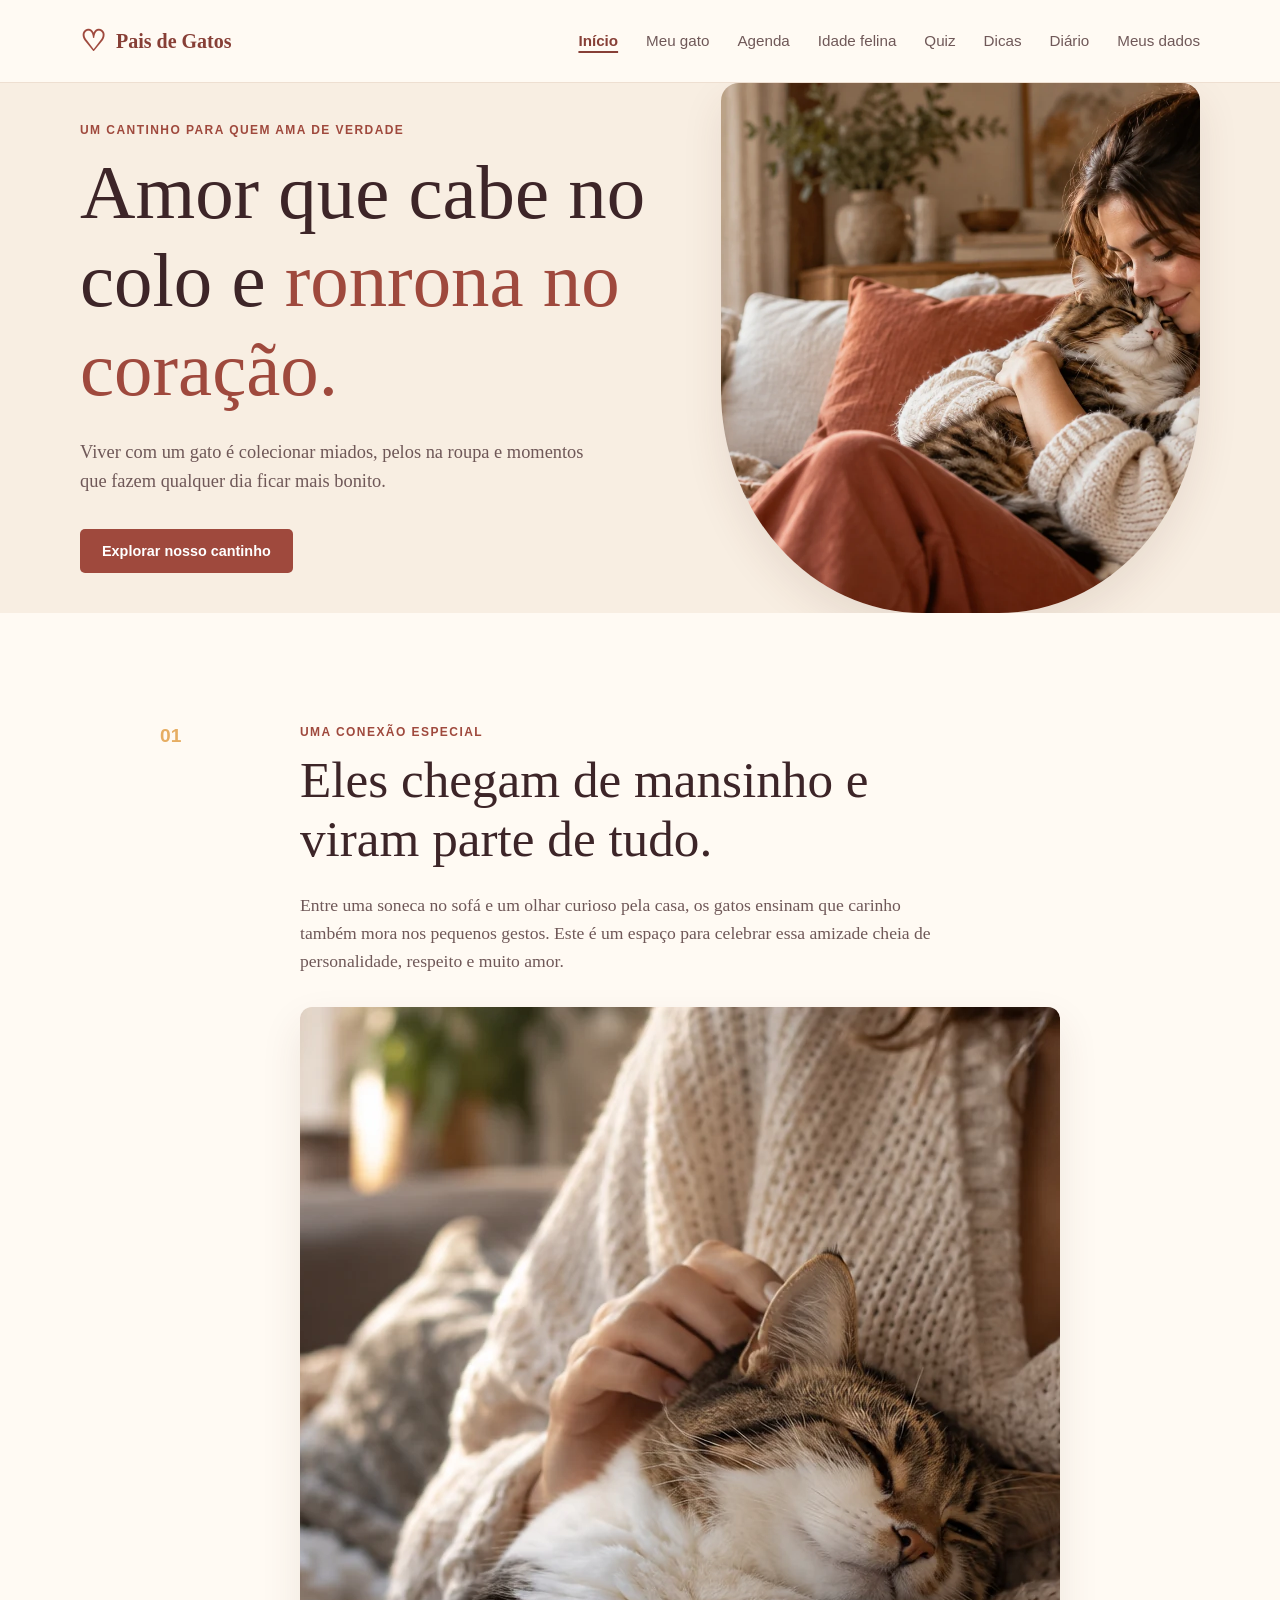
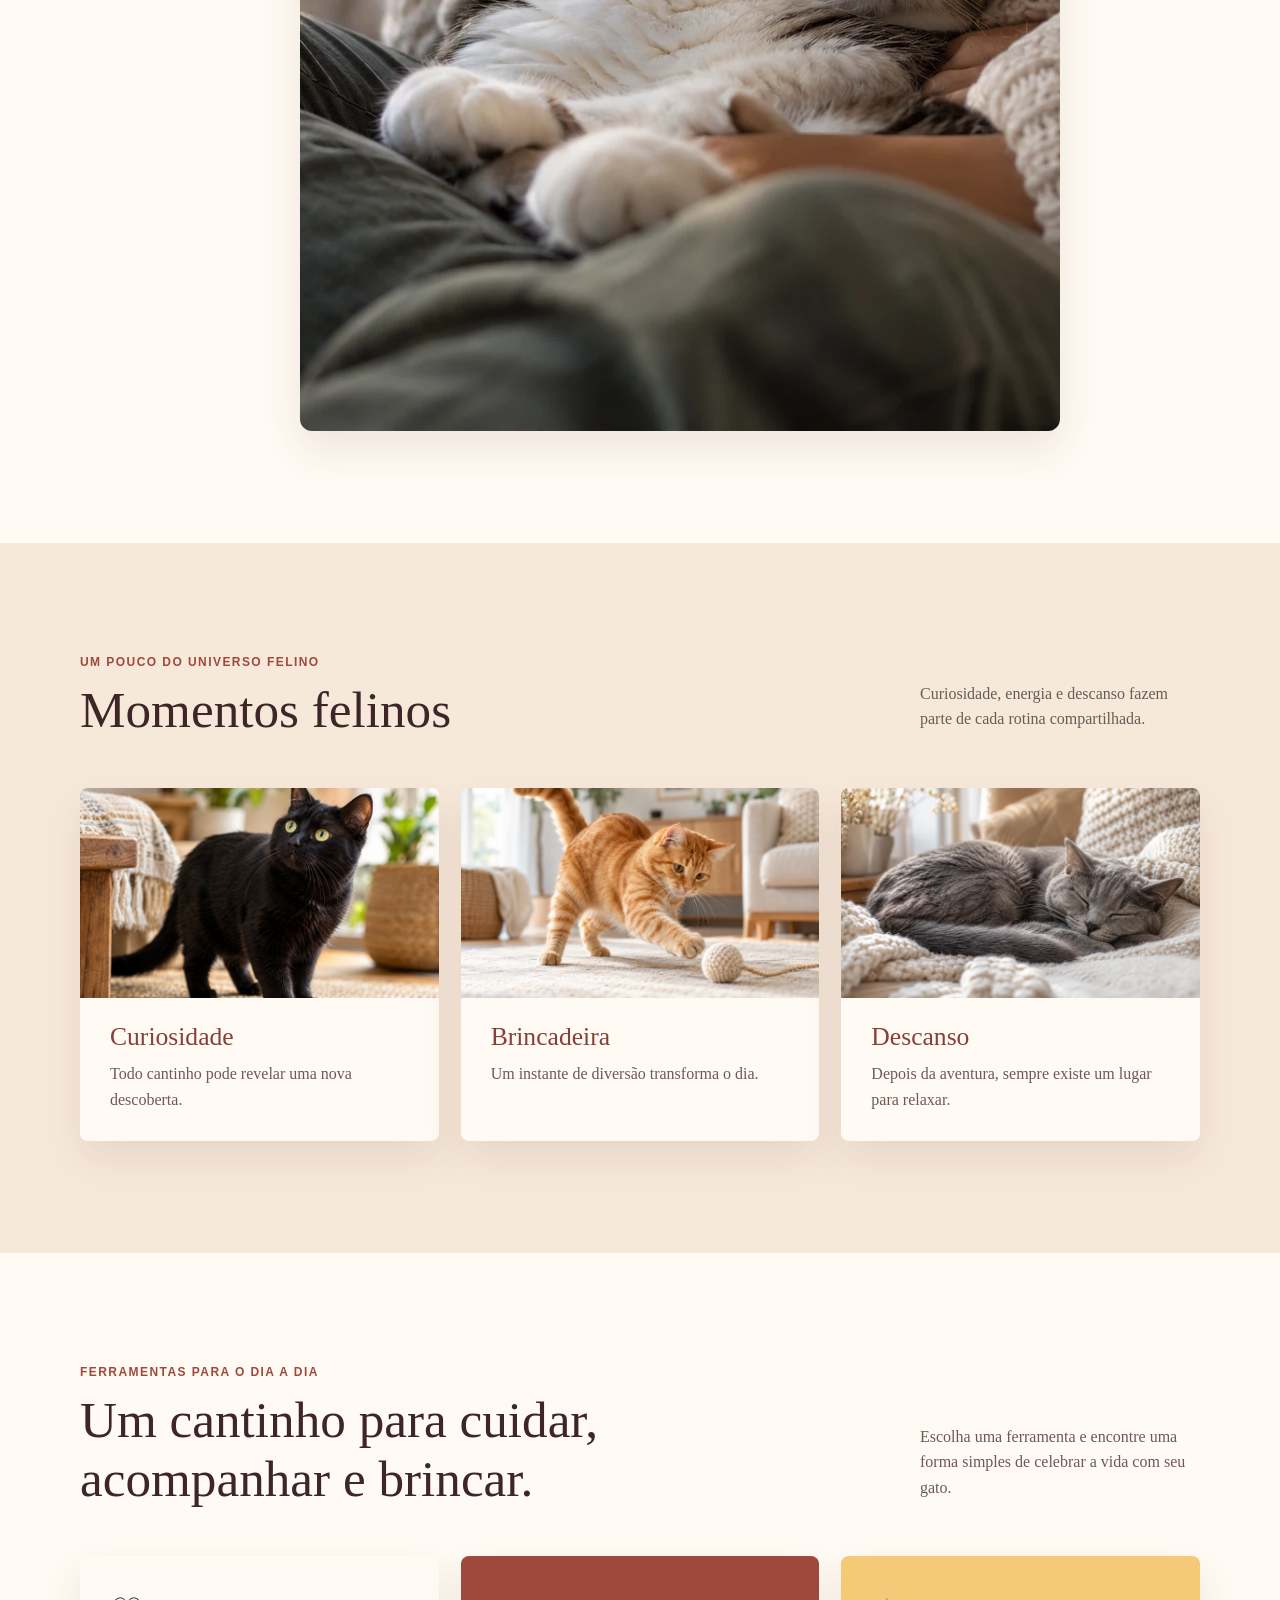
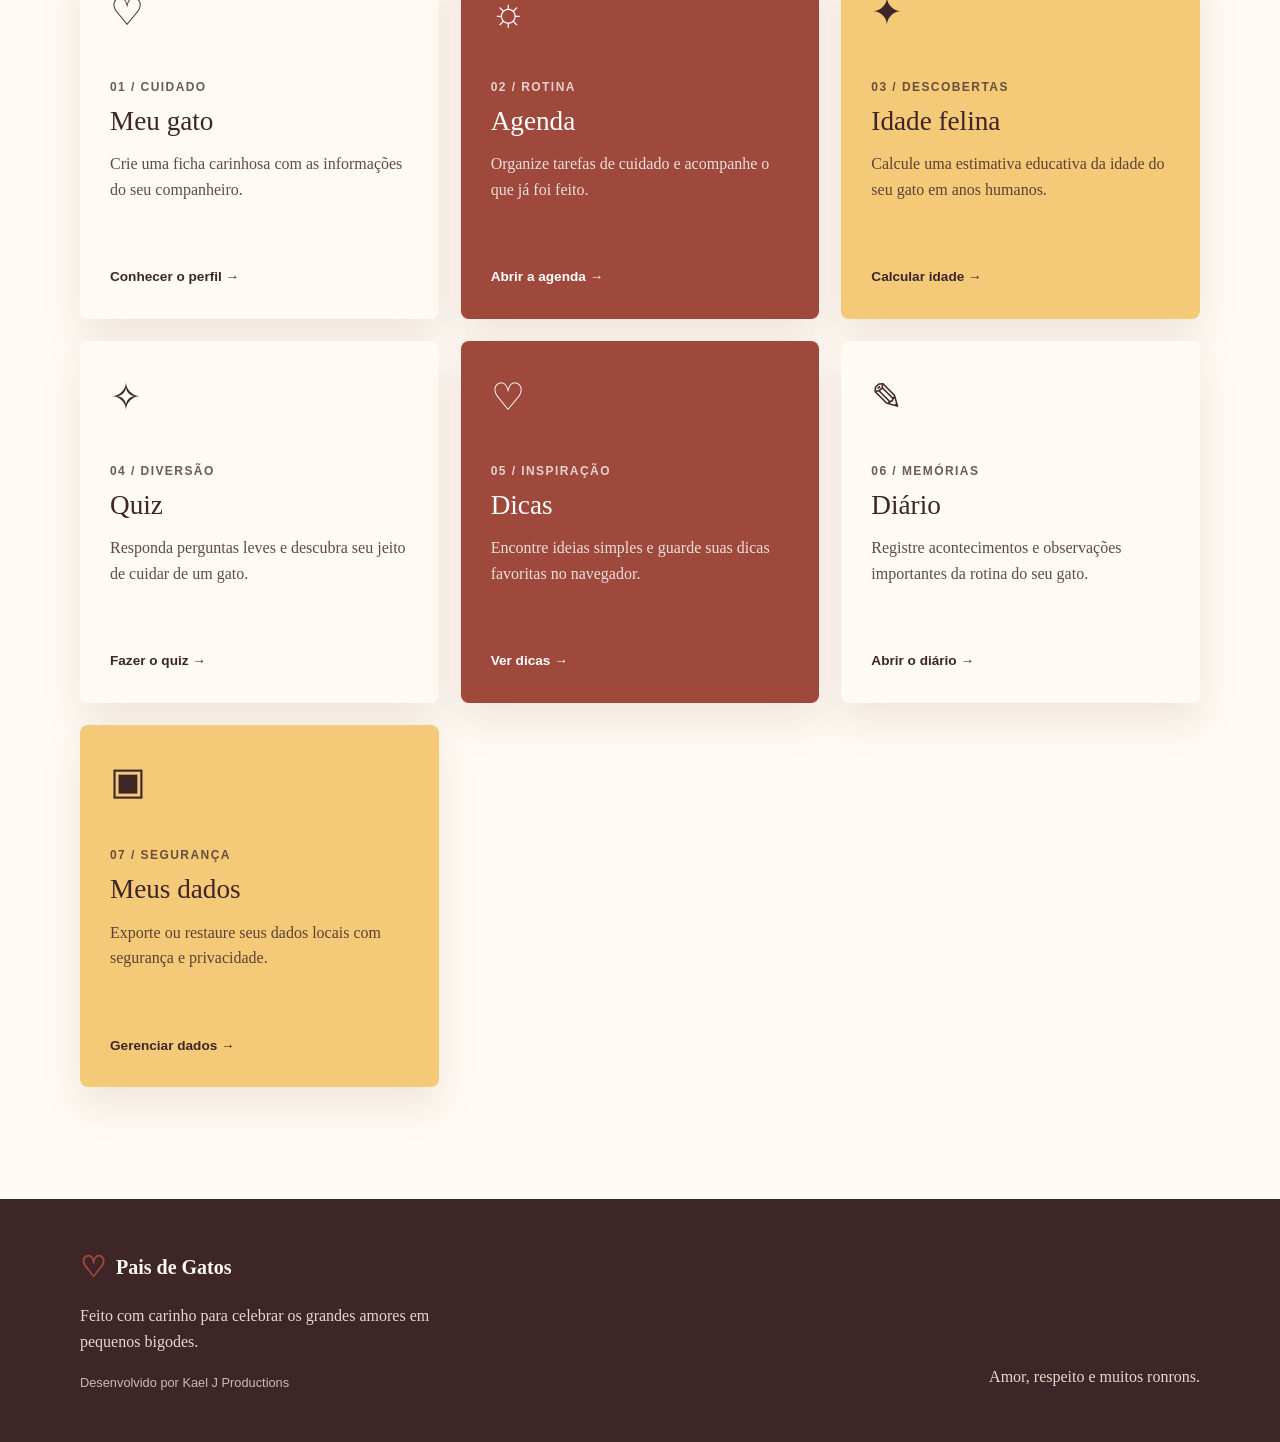
<file: index.html>
<!DOCTYPE html>
<html lang="pt-BR"><head><meta charset="UTF-8"><meta name="viewport" content="width=device-width, initial-scale=1.0"><meta name="description" content="Pais de Gatos: uma experiência acolhedora com ferramentas para pessoas que cuidam e convivem com gatos."><title>Pais de Gatos</title><link rel="stylesheet" href="styles.css">
  <link rel="manifest" href="manifest.webmanifest"><link rel="icon" href="assets/icons/icon-192.png" type="image/png"></head><body><a class="link-pular" href="#conteudo">Pular para o conteúdo principal</a><header class="cabecalho"><div class="container cabecalho-conteudo"><a class="marca" href="index.html" aria-label="Pais de Gatos, voltar ao início"><span class="marca-icone" aria-hidden="true">♡</span><span>Pais de Gatos</span></a><nav class="navegacao-principal" aria-label="Navegação principal"><ul><li><a data-page="inicio" href="index.html" aria-current="page">Início</a></li><li><a data-page="perfil" href="profile.html">Meu gato</a></li><li><a data-page="agenda" href="care-agenda.html">Agenda</a></li><li><a data-page="calculadora" href="cat-age-calculator.html">Idade felina</a></li><li><a data-page="quiz" href="quiz.html">Quiz</a></li><li><a data-page="dicas" href="tips.html">Dicas</a></li><li><a data-page="diario" href="cat-journal.html">Diário</a></li><li><a data-page="dados" href="my-data.html">Meus dados</a></li></ul></nav></div></header><main id="conteudo"><section class="hero" id="inicio" aria-labelledby="titulo-principal">
        <div class="container hero-conteudo">
          <div class="hero-texto">
            <p class="etiqueta">Um cantinho para quem ama de verdade</p>
            <h1 id="titulo-principal">
              Amor que cabe no colo e <span>ronrona no coração.</span>
            </h1>
            <p class="hero-descricao">
              Viver com um gato é colecionar miados, pelos na roupa e momentos que fazem qualquer dia ficar mais bonito.
            </p>
            <a class="botao" href="#ferramentas">Explorar nosso cantinho</a>
          </div>

          <img
            class="hero-imagem"
            src="assets/images/hero/woman-with-cat.webp"
            alt="Mulher abraçando seu gato em um ambiente acolhedor."
            width="1672"
            height="941"
            fetchpriority="high"
          >
        </div>
</section>
<section class="secao sobre" id="sobre" aria-labelledby="titulo-sobre">
          <div class="container sobre-conteudo">
            <div class="numero-secao" aria-hidden="true">01</div>
            <div>
            <p class="etiqueta">Uma conexão especial</p>
            <h2 id="titulo-sobre">Eles chegam de mansinho e viram parte de tudo.</h2>
            <p>
              Entre uma soneca no sofá e um olhar curioso pela casa, os gatos ensinam que carinho também mora nos pequenos gestos. Este é um espaço para celebrar essa amizade cheia de personalidade, respeito e muito amor.
            </p>
            <img
              class="imagem-editorial"
              src="assets/images/stories/cat-on-lap.webp"
              alt="Gato descansando no colo de sua tutora."
              width="1536"
              height="1024"
              loading="lazy"
            >
          </div>
        </div>
</section>
<section class="secao momentos-felinos" id="momentos-felinos" aria-labelledby="titulo-momentos-felinos">
  <div class="container">
    <div class="cabecalho-secao">
      <div><p class="etiqueta">Um pouco do universo felino</p><h2 id="titulo-momentos-felinos">Momentos felinos</h2></div>
      <p class="texto-secao">Curiosidade, energia e descanso fazem parte de cada rotina compartilhada.</p>
    </div>
    <div class="momentos-felinos-grade">
      <article class="momento-felino"><img src="assets/images/cats/curious-black-cat.webp" alt="Gato preto observando com expressão curiosa." width="1536" height="1024" loading="lazy"><h3>Curiosidade</h3><p>Todo cantinho pode revelar uma nova descoberta.</p></article>
      <article class="momento-felino"><img src="assets/images/cats/playful-orange-cat.webp" alt="Gato laranja brincando em casa." width="1536" height="1024" loading="lazy"><h3>Brincadeira</h3><p>Um instante de diversão transforma o dia.</p></article>
      <article class="momento-felino"><img src="assets/images/cats/sleeping-gray-cat.webp" alt="Gato cinza dormindo confortavelmente." width="1536" height="1024" loading="lazy"><h3>Descanso</h3><p>Depois da aventura, sempre existe um lugar para relaxar.</p></article>
    </div>
  </div>
</section><section class="secao ferramentas" id="ferramentas" aria-labelledby="titulo-ferramentas"><div class="container"><div class="cabecalho-secao"><div><p class="etiqueta">Ferramentas para o dia a dia</p><h2 id="titulo-ferramentas">Um cantinho para cuidar, acompanhar e brincar.</h2></div><p class="texto-secao">Escolha uma ferramenta e encontre uma forma simples de celebrar a vida com seu gato.</p></div><div class="cartoes"><article class="cartao cartao-rotina"><div class="cartao-icone" aria-hidden="true">♡</div><p class="cartao-numero">01 / Cuidado</p><h3>Meu gato</h3><p>Crie uma ficha carinhosa com as informações do seu companheiro.</p><a href="profile.html">Conhecer o perfil <span aria-hidden="true">→</span></a></article><article class="cartao cartao-carinho"><div class="cartao-icone" aria-hidden="true">☼</div><p class="cartao-numero">02 / Rotina</p><h3>Agenda</h3><p>Organize tarefas de cuidado e acompanhe o que já foi feito.</p><a href="care-agenda.html">Abrir a agenda <span aria-hidden="true">→</span></a></article><article class="cartao cartao-diversao"><div class="cartao-icone" aria-hidden="true">✦</div><p class="cartao-numero">03 / Descobertas</p><h3>Idade felina</h3><p>Calcule uma estimativa educativa da idade do seu gato em anos humanos.</p><a href="cat-age-calculator.html">Calcular idade <span aria-hidden="true">→</span></a></article><article class="cartao cartao-rotina"><div class="cartao-icone" aria-hidden="true">✧</div><p class="cartao-numero">04 / Diversão</p><h3>Quiz</h3><p>Responda perguntas leves e descubra seu jeito de cuidar de um gato.</p><a href="quiz.html">Fazer o quiz <span aria-hidden="true">→</span></a></article><article class="cartao cartao-carinho"><div class="cartao-icone" aria-hidden="true">♡</div><p class="cartao-numero">05 / Inspiração</p><h3>Dicas</h3><p>Encontre ideias simples e guarde suas dicas favoritas no navegador.</p><a href="tips.html">Ver dicas <span aria-hidden="true">→</span></a></article><article class="cartao cartao-rotina"><div class="cartao-icone" aria-hidden="true">✎</div><p class="cartao-numero">06 / Memórias</p><h3>Diário</h3><p>Registre acontecimentos e observações importantes da rotina do seu gato.</p><a href="cat-journal.html">Abrir o diário <span aria-hidden="true">→</span></a></article><article class="cartao cartao-diversao"><div class="cartao-icone" aria-hidden="true">▣</div><p class="cartao-numero">07 / Segurança</p><h3>Meus dados</h3><p>Exporte ou restaure seus dados locais com segurança e privacidade.</p><a href="my-data.html">Gerenciar dados <span aria-hidden="true">→</span></a></article></div></div></section></main><footer class="rodape" id="rodape"><div class="container rodape-conteudo"><div><p class="marca rodape-marca"><span class="marca-icone" aria-hidden="true">♡</span>Pais de Gatos</p><p>Feito com carinho para celebrar os grandes amores em pequenos bigodes.</p><p class="assinatura">Desenvolvido por Kael J Productions</p></div><p class="rodape-final">Amor, respeito e muitos ronrons.</p></div></footer>  <script src="scripts/pwa.js" defer></script>
</body></html>
</file>
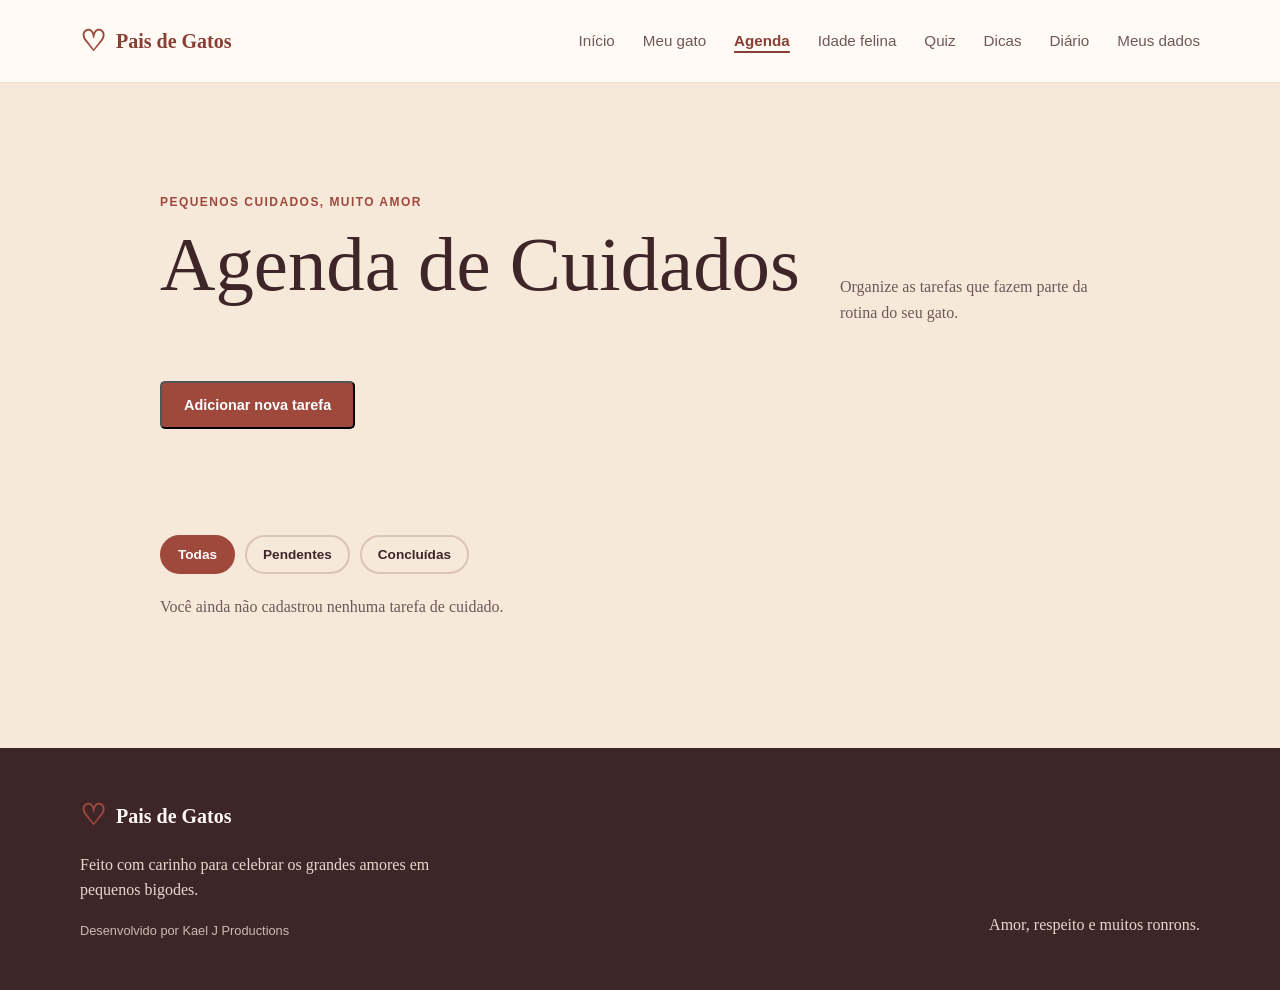
<file: agenda.html>
<!DOCTYPE html>
<html lang="pt-BR"><head><meta charset="UTF-8"><meta name="viewport" content="width=device-width, initial-scale=1.0"><meta name="description" content="Organize tarefas e compromissos da rotina do seu gato com a Agenda de Cuidados."><title>Agenda de Cuidados | Pais de Gatos</title><link rel="stylesheet" href="styles.css">
  <link rel="manifest" href="manifest.webmanifest"><link rel="icon" href="assets/icons/icon-192.png" type="image/png"></head><body><a class="link-pular" href="#conteudo">Pular para o conteúdo principal</a><header class="cabecalho"><div class="container cabecalho-conteudo"><a class="marca" href="index.html" aria-label="Pais de Gatos, voltar ao início"><span class="marca-icone" aria-hidden="true">♡</span><span>Pais de Gatos</span></a><nav class="navegacao-principal" aria-label="Navegação principal"><ul><li><a data-page="inicio" href="index.html">Início</a></li><li><a data-page="perfil" href="perfil.html">Meu gato</a></li><li><a data-page="agenda" href="agenda.html" aria-current="page">Agenda</a></li><li><a data-page="calculadora" href="calculadora.html">Idade felina</a></li><li><a data-page="quiz" href="quiz.html">Quiz</a></li><li><a data-page="dicas" href="dicas.html">Dicas</a></li><li><a data-page="diario" href="diario.html">Diário</a></li><li><a data-page="dados" href="dados.html">Meus dados</a></li></ul></nav></div></header><main id="conteudo"><section class="secao agenda" id="agenda" aria-labelledby="titulo-agenda">
        <div class="container agenda-conteudo">
          <div class="cabecalho-secao">
            <div>
              <p class="etiqueta">Pequenos cuidados, muito amor</p>
              <h1 id="titulo-agenda">Agenda de Cuidados</h1>
            </div>
            <p class="texto-secao">
              Organize as tarefas que fazem parte da rotina do seu gato.
            </p>
          </div>

          <button class="botao botao-nova-tarefa" id="adicionar-tarefa" type="button">
            Adicionar nova tarefa
          </button>

          <form id="formulario-tarefa" class="formulario-tarefa" novalidate hidden>
            <div class="campo">
              <label for="titulo-tarefa">Título da tarefa</label>
              <p class="ajuda-campo" id="ajuda-titulo-tarefa">Exemplo: Trocar a areia</p>
              <input id="titulo-tarefa" name="titulo" type="text" maxlength="100" required aria-describedby="ajuda-titulo-tarefa erro-titulo-tarefa">
              <p class="mensagem-erro" id="erro-titulo-tarefa"></p>
            </div>

            <div class="campo">
              <label for="data-tarefa">Data <span>(opcional)</span></label>
              <input id="data-tarefa" name="data" type="date" aria-describedby="erro-data-tarefa">
              <p class="mensagem-erro" id="erro-data-tarefa"></p>
            </div>

            <div class="campo">
              <label for="categoria-tarefa">Categoria</label>
              <select id="categoria-tarefa" name="categoria" required aria-describedby="erro-categoria-tarefa">
                <option value="">Selecione uma categoria</option>
                <option value="alimentação">Alimentação</option>
                <option value="higiene">Higiene</option>
                <option value="saúde">Saúde</option>
                <option value="brincadeira">Brincadeira</option>
                <option value="outros">Outros</option>
              </select>
              <p class="mensagem-erro" id="erro-categoria-tarefa"></p>
            </div>

            <div class="acoes-formulario">
              <button class="botao botao-formulario" id="botao-tarefa" type="submit">Criar tarefa</button>
              <button class="botao-cancelar" id="cancelar-edicao-tarefa" type="button" hidden>Cancelar edição</button>
            </div>
          </form>

          <p class="mensagem-status" id="mensagem-agenda" role="status" aria-live="polite"></p>

          <div class="filtros-agenda" aria-label="Filtrar tarefas">
            <button class="filtro ativo" type="button" data-filtro="todas" aria-pressed="true">Todas</button>
            <button class="filtro" type="button" data-filtro="pendentes" aria-pressed="false">Pendentes</button>
            <button class="filtro" type="button" data-filtro="concluidas" aria-pressed="false">Concluídas</button>
          </div>

          <p class="estado-vazio" id="estado-vazio"></p>
          <ul class="lista-tarefas" id="lista-tarefas" aria-label="Lista de tarefas de cuidado"></ul>
        </div>
</section>
</main><footer class="rodape" id="rodape"><div class="container rodape-conteudo"><div><p class="marca rodape-marca"><span class="marca-icone" aria-hidden="true">♡</span>Pais de Gatos</p><p>Feito com carinho para celebrar os grandes amores em pequenos bigodes.</p><p class="assinatura">Desenvolvido por Kael J Productions</p></div><p class="rodape-final">Amor, respeito e muitos ronrons.</p></div></footer><script src="scripts/agenda.js" defer></script>  <script src="scripts/pwa.js" defer></script>
</body></html>
</file>
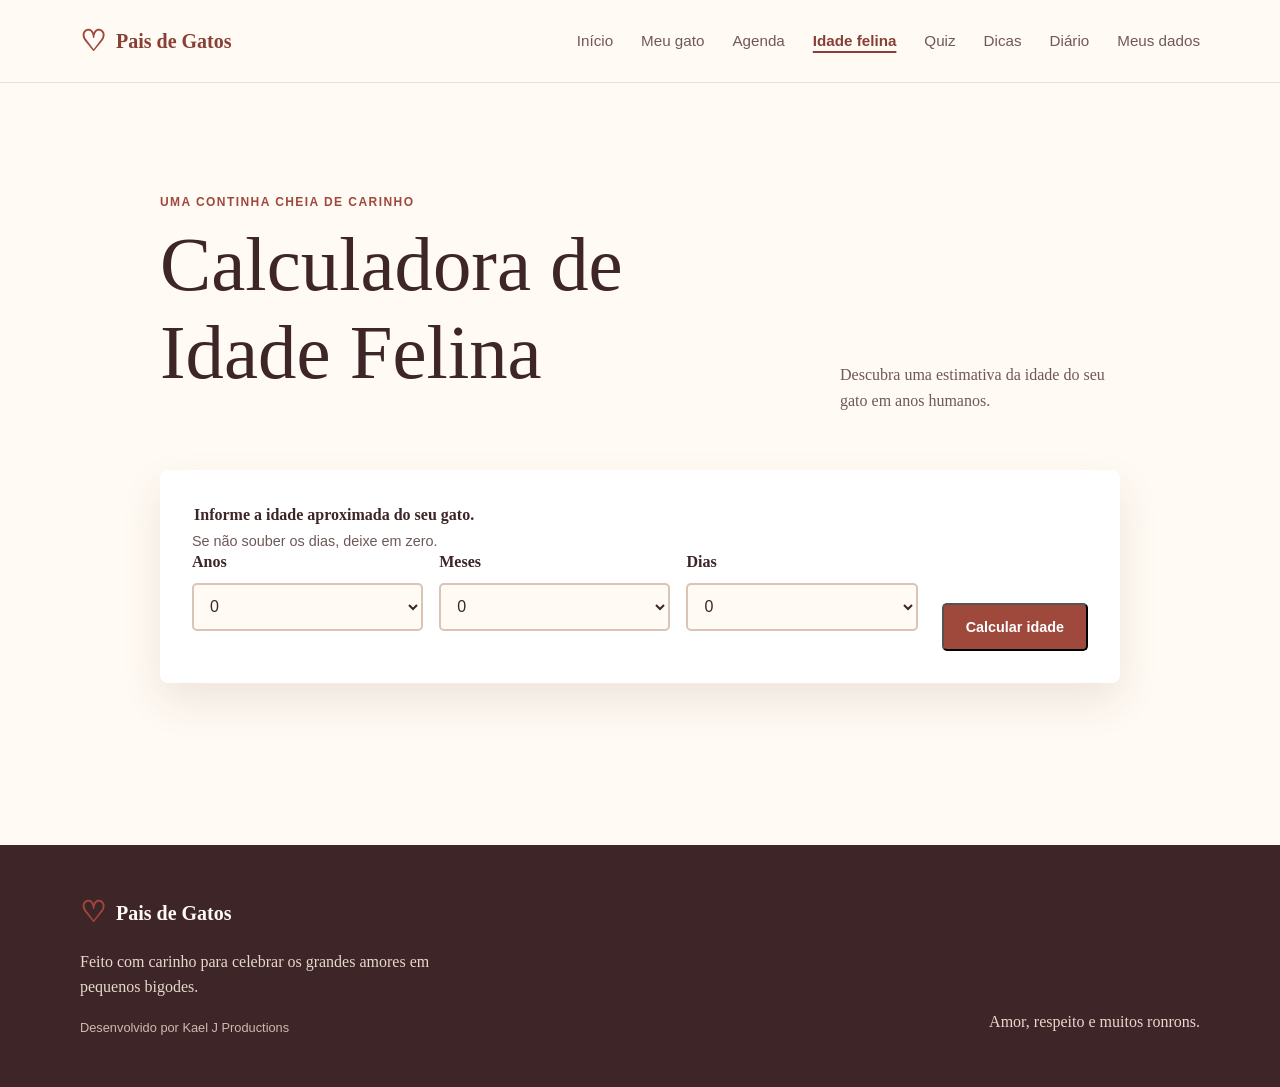
<file: calculadora.html>
<!DOCTYPE html>
<html lang="pt-BR"><head><meta charset="UTF-8"><meta name="viewport" content="width=device-width, initial-scale=1.0"><meta name="description" content="Calcule uma estimativa educativa da idade do seu gato em anos humanos."><title>Calculadora de Idade Felina | Pais de Gatos</title><link rel="stylesheet" href="styles.css">
  <link rel="manifest" href="manifest.webmanifest"><link rel="icon" href="assets/icons/icon-192.png" type="image/png"></head><body><a class="link-pular" href="#conteudo">Pular para o conteúdo principal</a><header class="cabecalho"><div class="container cabecalho-conteudo"><a class="marca" href="index.html" aria-label="Pais de Gatos, voltar ao início"><span class="marca-icone" aria-hidden="true">♡</span><span>Pais de Gatos</span></a><nav class="navegacao-principal" aria-label="Navegação principal"><ul><li><a data-page="inicio" href="index.html">Início</a></li><li><a data-page="perfil" href="perfil.html">Meu gato</a></li><li><a data-page="agenda" href="agenda.html">Agenda</a></li><li><a data-page="calculadora" href="calculadora.html" aria-current="page">Idade felina</a></li><li><a data-page="quiz" href="quiz.html">Quiz</a></li><li><a data-page="dicas" href="dicas.html">Dicas</a></li><li><a data-page="diario" href="diario.html">Diário</a></li><li><a data-page="dados" href="dados.html">Meus dados</a></li></ul></nav></div></header><main id="conteudo"><section class="secao calculadora" id="calculadora" aria-labelledby="titulo-calculadora">
        <div class="container calculadora-conteudo">
          <div class="cabecalho-secao">
            <div>
              <p class="etiqueta">Uma continha cheia de carinho</p>
              <h1 id="titulo-calculadora">Calculadora de Idade Felina</h1>
            </div>
            <p class="texto-secao">
              Descubra uma estimativa da idade do seu gato em anos humanos.
            </p>
          </div>

          <form id="formulario-idade-felina" class="formulario-calculadora" novalidate>
            <fieldset class="grupo-idade">
              <legend>Informe a idade aproximada do seu gato.</legend>
              <p class="ajuda-campo">Se não souber os dias, deixe em zero.</p>

              <div class="controles-idade">
                <div class="campo">
                  <label for="idade-anos">Anos</label>
                  <select id="idade-anos" name="anos" aria-describedby="erro-idade-felina"></select>
                </div>

                <div class="campo">
                  <label for="idade-meses">Meses</label>
                  <select id="idade-meses" name="meses" aria-describedby="erro-idade-felina"></select>
                </div>

                <div class="campo">
                  <label for="idade-dias">Dias</label>
                  <select id="idade-dias" name="dias" aria-describedby="erro-idade-felina"></select>
                </div>
              </div>

              <p class="mensagem-erro" id="erro-idade-felina"></p>
            </fieldset>

            <button class="botao" type="submit">Calcular idade</button>
          </form>

          <p class="mensagem-status" id="mensagem-calculadora" role="status" aria-live="polite"></p>

          <div class="resultado-calculadora" id="resultado-idade-felina" hidden></div>
        </div>
</section>
</main><footer class="rodape" id="rodape"><div class="container rodape-conteudo"><div><p class="marca rodape-marca"><span class="marca-icone" aria-hidden="true">♡</span>Pais de Gatos</p><p>Feito com carinho para celebrar os grandes amores em pequenos bigodes.</p><p class="assinatura">Desenvolvido por Kael J Productions</p></div><p class="rodape-final">Amor, respeito e muitos ronrons.</p></div></footer><script src="scripts/calculadora.js" defer></script>  <script src="scripts/pwa.js" defer></script>
</body></html>
</file>
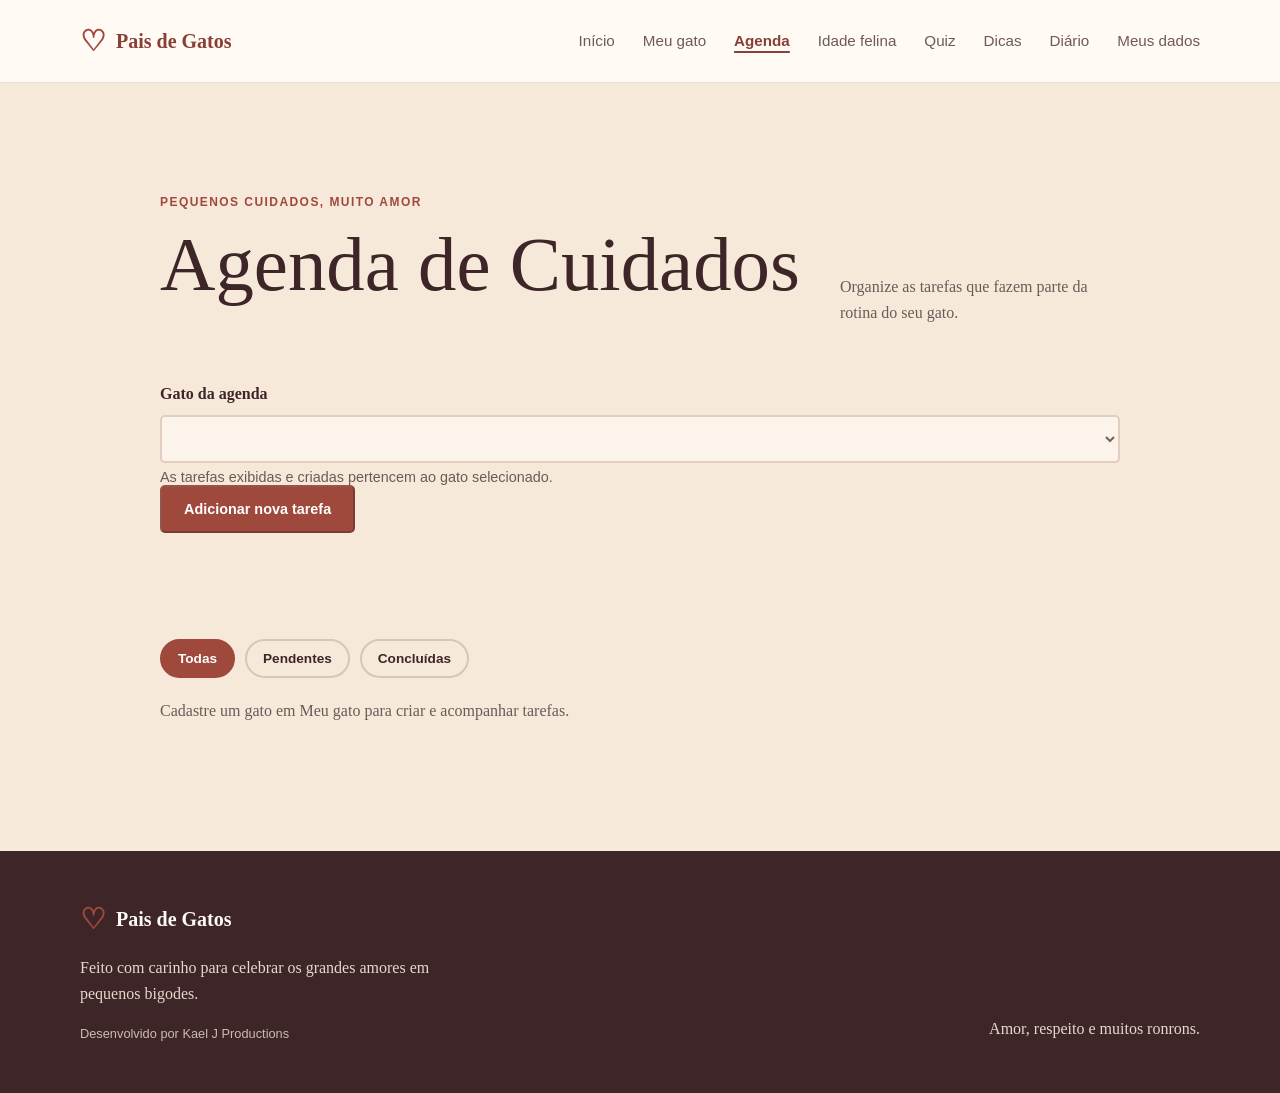
<file: care-agenda.html>
<!DOCTYPE html>
<html lang="pt-BR"><head><meta charset="UTF-8"><meta name="viewport" content="width=device-width, initial-scale=1.0"><meta name="description" content="Organize tarefas e compromissos da rotina do seu gato com a Agenda de Cuidados."><title>Agenda de Cuidados | Pais de Gatos</title><link rel="stylesheet" href="styles.css">
  <link rel="manifest" href="manifest.webmanifest"><link rel="icon" href="assets/icons/icon-192.png" type="image/png"></head><body><a class="link-pular" href="#conteudo">Pular para o conteúdo principal</a><header class="cabecalho"><div class="container cabecalho-conteudo"><a class="marca" href="index.html" aria-label="Pais de Gatos, voltar ao início"><span class="marca-icone" aria-hidden="true">♡</span><span>Pais de Gatos</span></a><nav class="navegacao-principal" aria-label="Navegação principal"><ul><li><a data-page="inicio" href="index.html">Início</a></li><li><a data-page="perfil" href="profile.html">Meu gato</a></li><li><a data-page="agenda" href="care-agenda.html" aria-current="page">Agenda</a></li><li><a data-page="calculadora" href="cat-age-calculator.html">Idade felina</a></li><li><a data-page="quiz" href="quiz.html">Quiz</a></li><li><a data-page="dicas" href="tips.html">Dicas</a></li><li><a data-page="diario" href="cat-journal.html">Diário</a></li><li><a data-page="dados" href="my-data.html">Meus dados</a></li></ul></nav></div></header><main id="conteudo"><section class="secao agenda" id="agenda" aria-labelledby="titulo-agenda">
        <div class="container agenda-conteudo">
          <div class="cabecalho-secao">
            <div>
              <p class="etiqueta">Pequenos cuidados, muito amor</p>
              <h1 id="titulo-agenda">Agenda de Cuidados</h1>
            </div>
            <p class="texto-secao">
              Organize as tarefas que fazem parte da rotina do seu gato.
            </p>
          </div>

          <div class="campo seletor-gato">
            <label for="gato-agenda">Gato da agenda</label>
            <select id="gato-agenda" aria-describedby="ajuda-gato-agenda"></select>
            <p class="ajuda-campo" id="ajuda-gato-agenda">As tarefas exibidas e criadas pertencem ao gato selecionado.</p>
          </div>

          <button class="botao botao-nova-tarefa" id="adicionar-tarefa" type="button">
            Adicionar nova tarefa
          </button>

          <form id="formulario-tarefa" class="formulario-tarefa" novalidate hidden>
            <div class="campo">
              <label for="titulo-tarefa">Título da tarefa</label>
              <p class="ajuda-campo" id="ajuda-titulo-tarefa">Exemplo: Trocar a areia</p>
              <input id="titulo-tarefa" name="titulo" type="text" maxlength="100" required aria-describedby="ajuda-titulo-tarefa erro-titulo-tarefa">
              <p class="mensagem-erro" id="erro-titulo-tarefa"></p>
            </div>

            <div class="campo">
              <label for="data-tarefa">Data <span>(opcional)</span></label>
              <input id="data-tarefa" name="data" type="date" aria-describedby="erro-data-tarefa">
              <p class="mensagem-erro" id="erro-data-tarefa"></p>
            </div>

            <div class="campo">
              <label for="categoria-tarefa">Categoria</label>
              <select id="categoria-tarefa" name="categoria" required aria-describedby="erro-categoria-tarefa">
                <option value="">Selecione uma categoria</option>
                <option value="alimentação">Alimentação</option>
                <option value="higiene">Higiene</option>
                <option value="saúde">Saúde</option>
                <option value="brincadeira">Brincadeira</option>
                <option value="outros">Outros</option>
              </select>
              <p class="mensagem-erro" id="erro-categoria-tarefa"></p>
            </div>

            <div class="acoes-formulario">
              <button class="botao botao-formulario" id="botao-tarefa" type="submit">Criar tarefa</button>
              <button class="botao-cancelar" id="cancelar-edicao-tarefa" type="button" hidden>Cancelar edição</button>
            </div>
          </form>

          <p class="mensagem-status" id="mensagem-agenda" role="status" aria-live="polite"></p>

          <div class="filtros-agenda" aria-label="Filtrar tarefas">
            <button class="filtro ativo" type="button" data-filtro="todas" aria-pressed="true">Todas</button>
            <button class="filtro" type="button" data-filtro="pendentes" aria-pressed="false">Pendentes</button>
            <button class="filtro" type="button" data-filtro="concluidas" aria-pressed="false">Concluídas</button>
          </div>

          <p class="estado-vazio" id="estado-vazio"></p>
          <ul class="lista-tarefas" id="lista-tarefas" aria-label="Lista de tarefas de cuidado"></ul>
        </div>
</section>
</main><footer class="rodape" id="rodape"><div class="container rodape-conteudo"><div><p class="marca rodape-marca"><span class="marca-icone" aria-hidden="true">♡</span>Pais de Gatos</p><p>Feito com carinho para celebrar os grandes amores em pequenos bigodes.</p><p class="assinatura">Desenvolvido por Kael J Productions</p></div><p class="rodape-final">Amor, respeito e muitos ronrons.</p></div></footer><script src="scripts/care-agenda.js" defer></script>  <script src="scripts/pwa.js" defer></script>
</body></html>
</file>
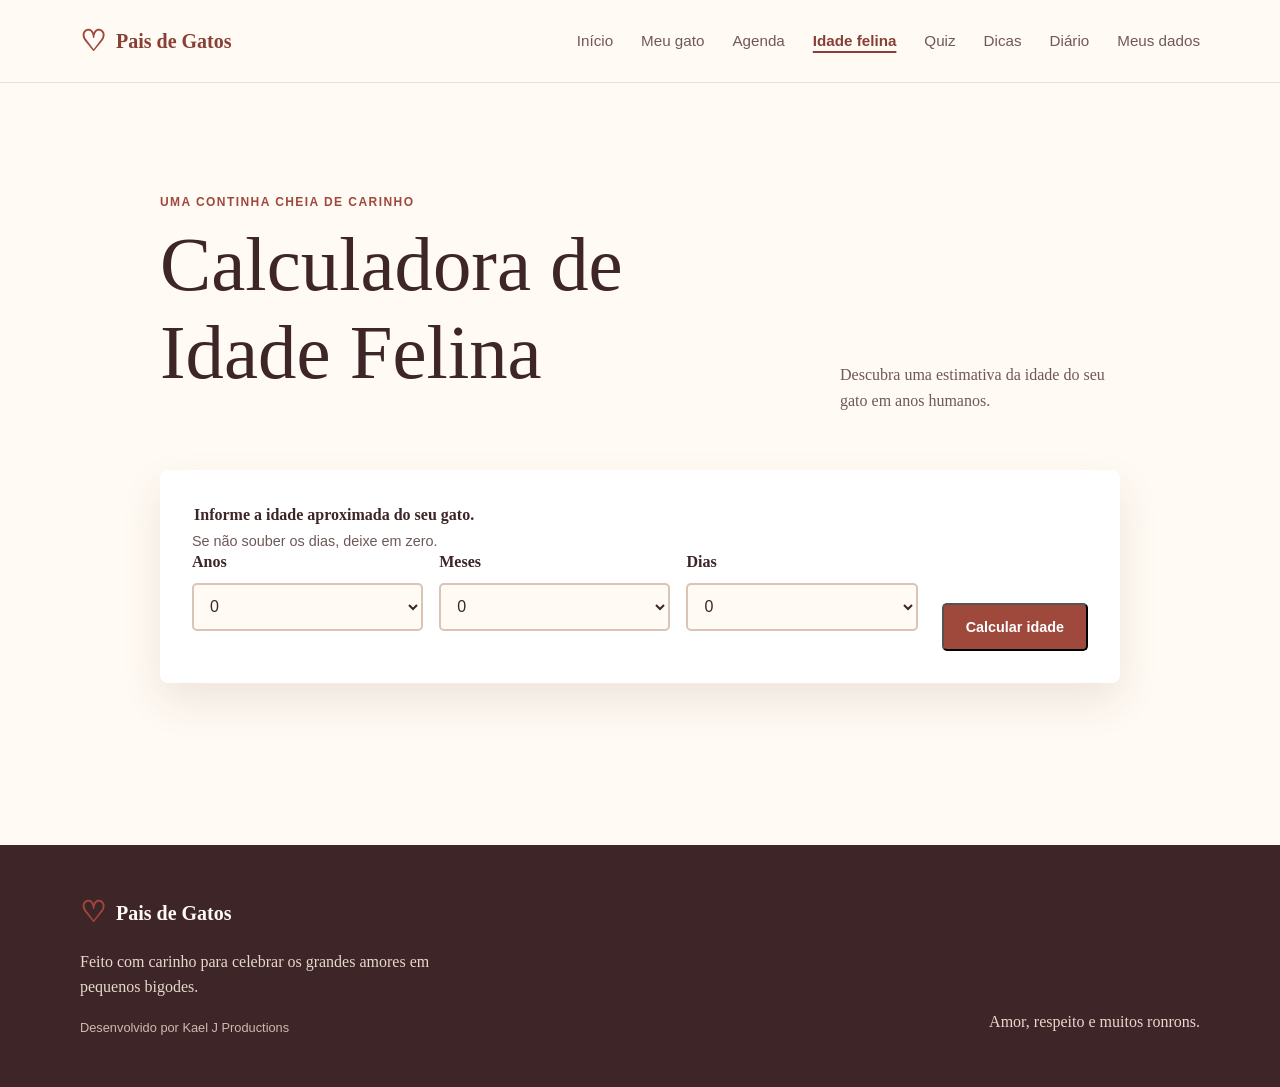
<file: cat-age-calculator.html>
<!DOCTYPE html>
<html lang="pt-BR"><head><meta charset="UTF-8"><meta name="viewport" content="width=device-width, initial-scale=1.0"><meta name="description" content="Calcule uma estimativa educativa da idade do seu gato em anos humanos."><title>Calculadora de Idade Felina | Pais de Gatos</title><link rel="stylesheet" href="styles.css">
  <link rel="manifest" href="manifest.webmanifest"><link rel="icon" href="assets/icons/icon-192.png" type="image/png"></head><body><a class="link-pular" href="#conteudo">Pular para o conteúdo principal</a><header class="cabecalho"><div class="container cabecalho-conteudo"><a class="marca" href="index.html" aria-label="Pais de Gatos, voltar ao início"><span class="marca-icone" aria-hidden="true">♡</span><span>Pais de Gatos</span></a><nav class="navegacao-principal" aria-label="Navegação principal"><ul><li><a data-page="inicio" href="index.html">Início</a></li><li><a data-page="perfil" href="profile.html">Meu gato</a></li><li><a data-page="agenda" href="care-agenda.html">Agenda</a></li><li><a data-page="calculadora" href="cat-age-calculator.html" aria-current="page">Idade felina</a></li><li><a data-page="quiz" href="quiz.html">Quiz</a></li><li><a data-page="dicas" href="tips.html">Dicas</a></li><li><a data-page="diario" href="cat-journal.html">Diário</a></li><li><a data-page="dados" href="my-data.html">Meus dados</a></li></ul></nav></div></header><main id="conteudo"><section class="secao calculadora" id="calculadora" aria-labelledby="titulo-calculadora">
        <div class="container calculadora-conteudo">
          <div class="cabecalho-secao">
            <div>
              <p class="etiqueta">Uma continha cheia de carinho</p>
              <h1 id="titulo-calculadora">Calculadora de Idade Felina</h1>
            </div>
            <p class="texto-secao">
              Descubra uma estimativa da idade do seu gato em anos humanos.
            </p>
          </div>

          <form id="formulario-idade-felina" class="formulario-calculadora" novalidate>
            <fieldset class="grupo-idade">
              <legend>Informe a idade aproximada do seu gato.</legend>
              <p class="ajuda-campo">Se não souber os dias, deixe em zero.</p>

              <div class="controles-idade">
                <div class="campo">
                  <label for="idade-anos">Anos</label>
                  <select id="idade-anos" name="anos" aria-describedby="erro-idade-felina"></select>
                </div>

                <div class="campo">
                  <label for="idade-meses">Meses</label>
                  <select id="idade-meses" name="meses" aria-describedby="erro-idade-felina"></select>
                </div>

                <div class="campo">
                  <label for="idade-dias">Dias</label>
                  <select id="idade-dias" name="dias" aria-describedby="erro-idade-felina"></select>
                </div>
              </div>

              <p class="mensagem-erro" id="erro-idade-felina"></p>
            </fieldset>

            <button class="botao" type="submit">Calcular idade</button>
          </form>

          <p class="mensagem-status" id="mensagem-calculadora" role="status" aria-live="polite"></p>

          <div class="resultado-calculadora" id="resultado-idade-felina" hidden></div>
        </div>
</section>
</main><footer class="rodape" id="rodape"><div class="container rodape-conteudo"><div><p class="marca rodape-marca"><span class="marca-icone" aria-hidden="true">♡</span>Pais de Gatos</p><p>Feito com carinho para celebrar os grandes amores em pequenos bigodes.</p><p class="assinatura">Desenvolvido por Kael J Productions</p></div><p class="rodape-final">Amor, respeito e muitos ronrons.</p></div></footer><script src="scripts/cat-age-calculator.js" defer></script>  <script src="scripts/pwa.js" defer></script>
</body></html>
</file>
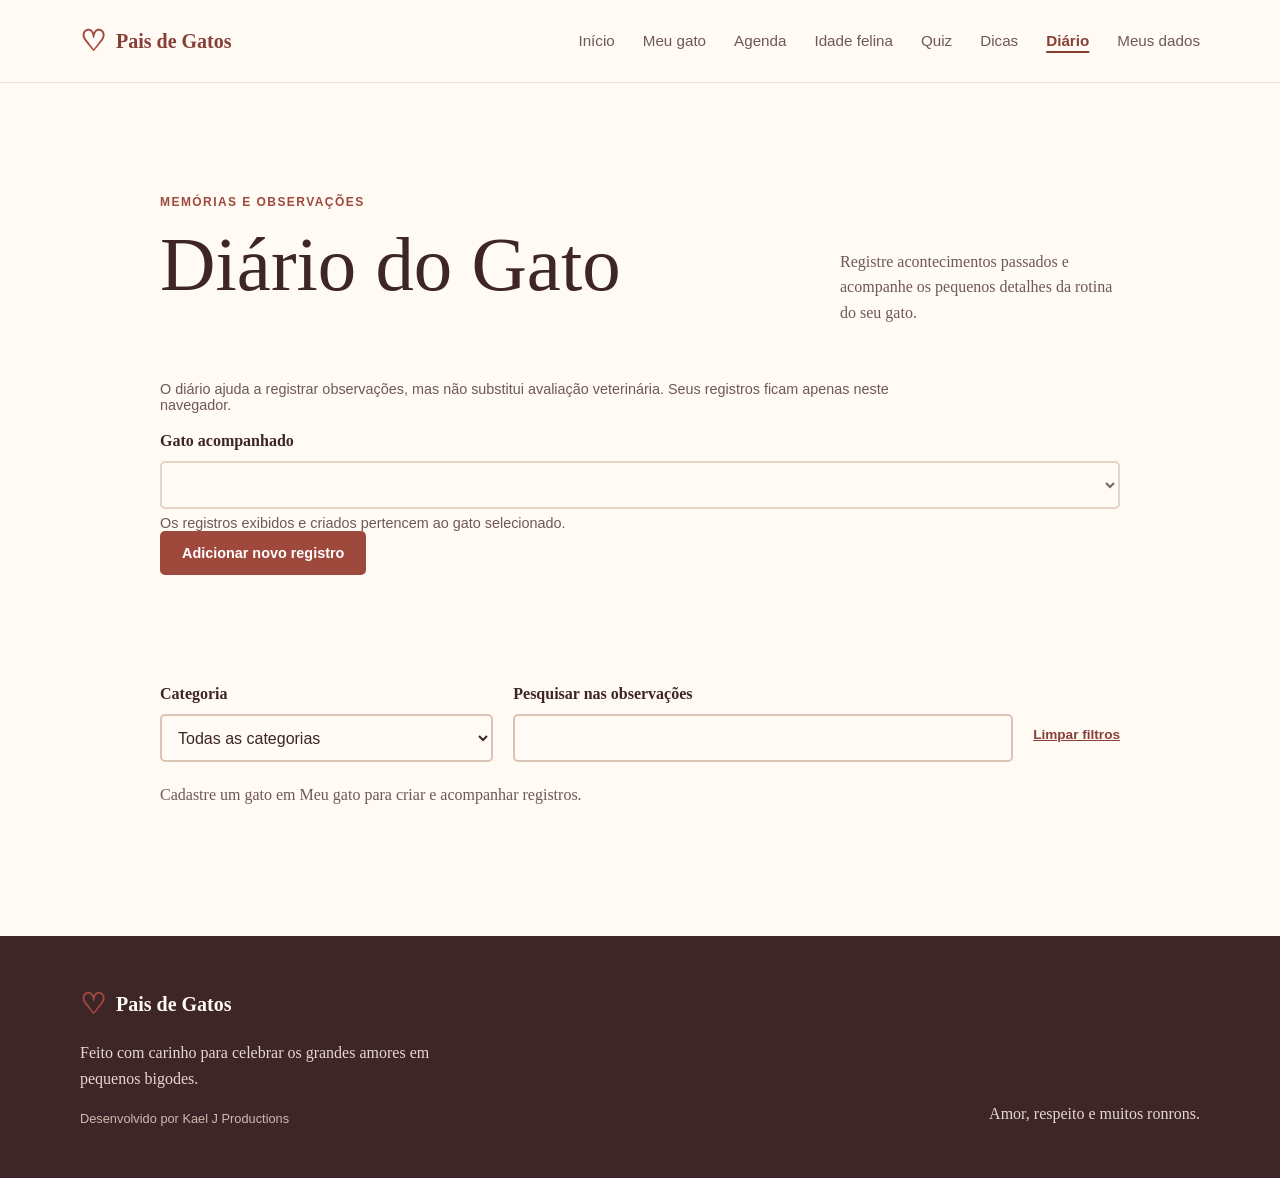
<file: cat-journal.html>
<!DOCTYPE html>
<html lang="pt-BR">
<head>
  <meta charset="UTF-8">
  <meta name="viewport" content="width=device-width, initial-scale=1.0">
  <meta name="description" content="Diário do Gato: registre observações e acontecimentos da rotina do seu gato.">
  <title>Diário do Gato | Pais de Gatos</title>
  <link rel="stylesheet" href="styles.css">
  <link rel="manifest" href="manifest.webmanifest"><link rel="icon" href="assets/icons/icon-192.png" type="image/png">
</head>
<body>
  <a class="link-pular" href="#conteudo">Pular para o conteúdo principal</a>
  <header class="cabecalho">
    <div class="container cabecalho-conteudo">
      <a class="marca" href="index.html" aria-label="Pais de Gatos, voltar ao início"><span class="marca-icone" aria-hidden="true">♡</span><span>Pais de Gatos</span></a>
      <nav class="navegacao-principal" aria-label="Navegação principal">
        <ul>
          <li><a data-page="inicio" href="index.html">Início</a></li>
          <li><a data-page="perfil" href="profile.html">Meu gato</a></li>
          <li><a data-page="agenda" href="care-agenda.html">Agenda</a></li>
          <li><a data-page="calculadora" href="cat-age-calculator.html">Idade felina</a></li>
          <li><a data-page="quiz" href="quiz.html">Quiz</a></li>
          <li><a data-page="dicas" href="tips.html">Dicas</a></li>
          <li><a data-page="diario" href="cat-journal.html" aria-current="page">Diário</a></li><li><a data-page="dados" href="my-data.html">Meus dados</a></li>
        </ul>
      </nav>
    </div>
  </header>

  <main id="conteudo">
    <section class="secao diario" id="diario" aria-labelledby="titulo-diario">
      <div class="container diario-conteudo">
        <div class="cabecalho-secao">
          <div>
            <p class="etiqueta">Memórias e observações</p>
            <h1 id="titulo-diario">Diário do Gato</h1>
          </div>
          <p class="texto-secao">Registre acontecimentos passados e acompanhe os pequenos detalhes da rotina do seu gato.</p>
        </div>

        <p class="aviso-diario">O diário ajuda a registrar observações, mas não substitui avaliação veterinária. Seus registros ficam apenas neste navegador.</p>

        <div class="campo seletor-gato">
          <label for="gato-diario">Gato acompanhado</label>
          <select id="gato-diario" aria-describedby="ajuda-gato-diario"></select>
          <p class="ajuda-campo" id="ajuda-gato-diario">Os registros exibidos e criados pertencem ao gato selecionado.</p>
        </div>

        <button class="botao botao-novo-registro" id="adicionar-registro" type="button">Adicionar novo registro</button>

        <form id="formulario-diario" class="formulario-diario" novalidate hidden>
          <div class="campo">
            <label for="data-registro">Data</label>
            <input id="data-registro" name="data" type="date" required aria-describedby="erro-data-registro">
            <p class="mensagem-erro" id="erro-data-registro"></p>
          </div>

          <div class="campo">
            <label for="categoria-registro">Categoria</label>
            <select id="categoria-registro" name="categoria" required aria-describedby="erro-categoria-registro">
              <option value="">Selecione uma categoria</option>
              <option value="Rotina">Rotina</option>
              <option value="Saúde">Saúde</option>
              <option value="Alimentação">Alimentação</option>
              <option value="Comportamento">Comportamento</option>
              <option value="Medicação">Medicação</option>
              <option value="Veterinário">Veterinário</option>
              <option value="Momento especial">Momento especial</option>
            </select>
            <p class="mensagem-erro" id="erro-categoria-registro"></p>
          </div>

          <div class="campo">
            <label for="humor-registro">Humor</label>
            <select id="humor-registro" name="humor" required aria-describedby="erro-humor-registro">
              <option value="">Selecione o humor</option>
              <option>Tranquilo</option><option>Carinhoso</option><option>Brincalhão</option><option>Curioso</option><option>Assustado</option><option>Irritado</option><option>Mais quieto que o normal</option>
            </select>
            <p class="mensagem-erro" id="erro-humor-registro"></p>
          </div>

          <div class="campo">
            <label for="energia-registro">Nível de energia</label>
            <select id="energia-registro" name="energia" required aria-describedby="erro-energia-registro">
              <option value="">Selecione o nível de energia</option><option>Baixa</option><option>Normal</option><option>Alta</option>
            </select>
            <p class="mensagem-erro" id="erro-energia-registro"></p>
          </div>

          <div class="campo">
            <label for="alimentacao-registro">Alimentação</label>
            <select id="alimentacao-registro" name="alimentacao" required aria-describedby="erro-alimentacao-registro">
              <option value="">Selecione a alimentação</option><option>Comeu normalmente</option><option>Comeu menos que o normal</option><option>Comeu mais que o normal</option><option>Não comeu</option><option>Não observado</option>
            </select>
            <p class="mensagem-erro" id="erro-alimentacao-registro"></p>
          </div>

          <div class="campo">
            <label for="caixa-registro">Uso da caixa de areia</label>
            <select id="caixa-registro" name="caixaAreia" required aria-describedby="erro-caixa-registro">
              <option value="">Selecione uma opção</option><option>Normal</option><option>Diferente do habitual</option><option>Não usou</option><option>Não observado</option>
            </select>
            <p class="mensagem-erro" id="erro-caixa-registro"></p>
          </div>

          <div class="campo campo-observacao-diario">
            <label for="observacao-registro">Observação <span>(opcional)</span></label>
            <p class="ajuda-campo" id="ajuda-observacao-registro">Opcional. Use este espaço para acrescentar algum detalhe que queira lembrar. Limite: 1.000 caracteres.</p>
            <textarea id="observacao-registro" name="observacao" maxlength="1000" rows="5" aria-describedby="ajuda-observacao-registro erro-observacao-registro"></textarea>
            <p class="mensagem-erro" id="erro-observacao-registro"></p>
          </div>

          <div class="acoes-formulario">
            <button class="botao botao-formulario" id="botao-diario" type="submit">Salvar registro</button>
            <button class="botao-cancelar" id="cancelar-edicao-diario" type="button" hidden>Cancelar edição</button>
          </div>
        </form>

        <p class="mensagem-status" id="mensagem-diario" role="status" aria-live="polite"></p>

        <div class="filtros-diario" aria-label="Filtros do diário">
          <div class="campo">
            <label for="filtro-categoria-diario">Categoria</label>
            <select id="filtro-categoria-diario">
              <option value="todas">Todas as categorias</option>
              <option>Rotina</option><option>Saúde</option><option>Alimentação</option><option>Comportamento</option><option>Medicação</option><option>Veterinário</option><option>Momento especial</option>
            </select>
          </div>
          <div class="campo campo-pesquisa-diario">
            <label for="pesquisa-diario">Pesquisar nas observações</label>
            <input id="pesquisa-diario" type="search">
          </div>
          <button class="botao-cancelar" id="limpar-filtros-diario" type="button">Limpar filtros</button>
        </div>

        <p class="estado-vazio" id="estado-vazio-diario"></p>
        <ol class="lista-registros-diario" id="lista-registros-diario" aria-label="Histórico do Diário do Gato"></ol>
      </div>
    </section>
  </main>

  <footer class="rodape" id="rodape"><div class="container rodape-conteudo"><div><p class="marca rodape-marca"><span class="marca-icone" aria-hidden="true">♡</span>Pais de Gatos</p><p>Feito com carinho para celebrar os grandes amores em pequenos bigodes.</p><p class="assinatura">Desenvolvido por Kael J Productions</p></div><p class="rodape-final">Amor, respeito e muitos ronrons.</p></div></footer>
  <script src="scripts/cat-journal.js" defer></script>
  <script src="scripts/pwa.js" defer></script>
</body>
</html>
</file>
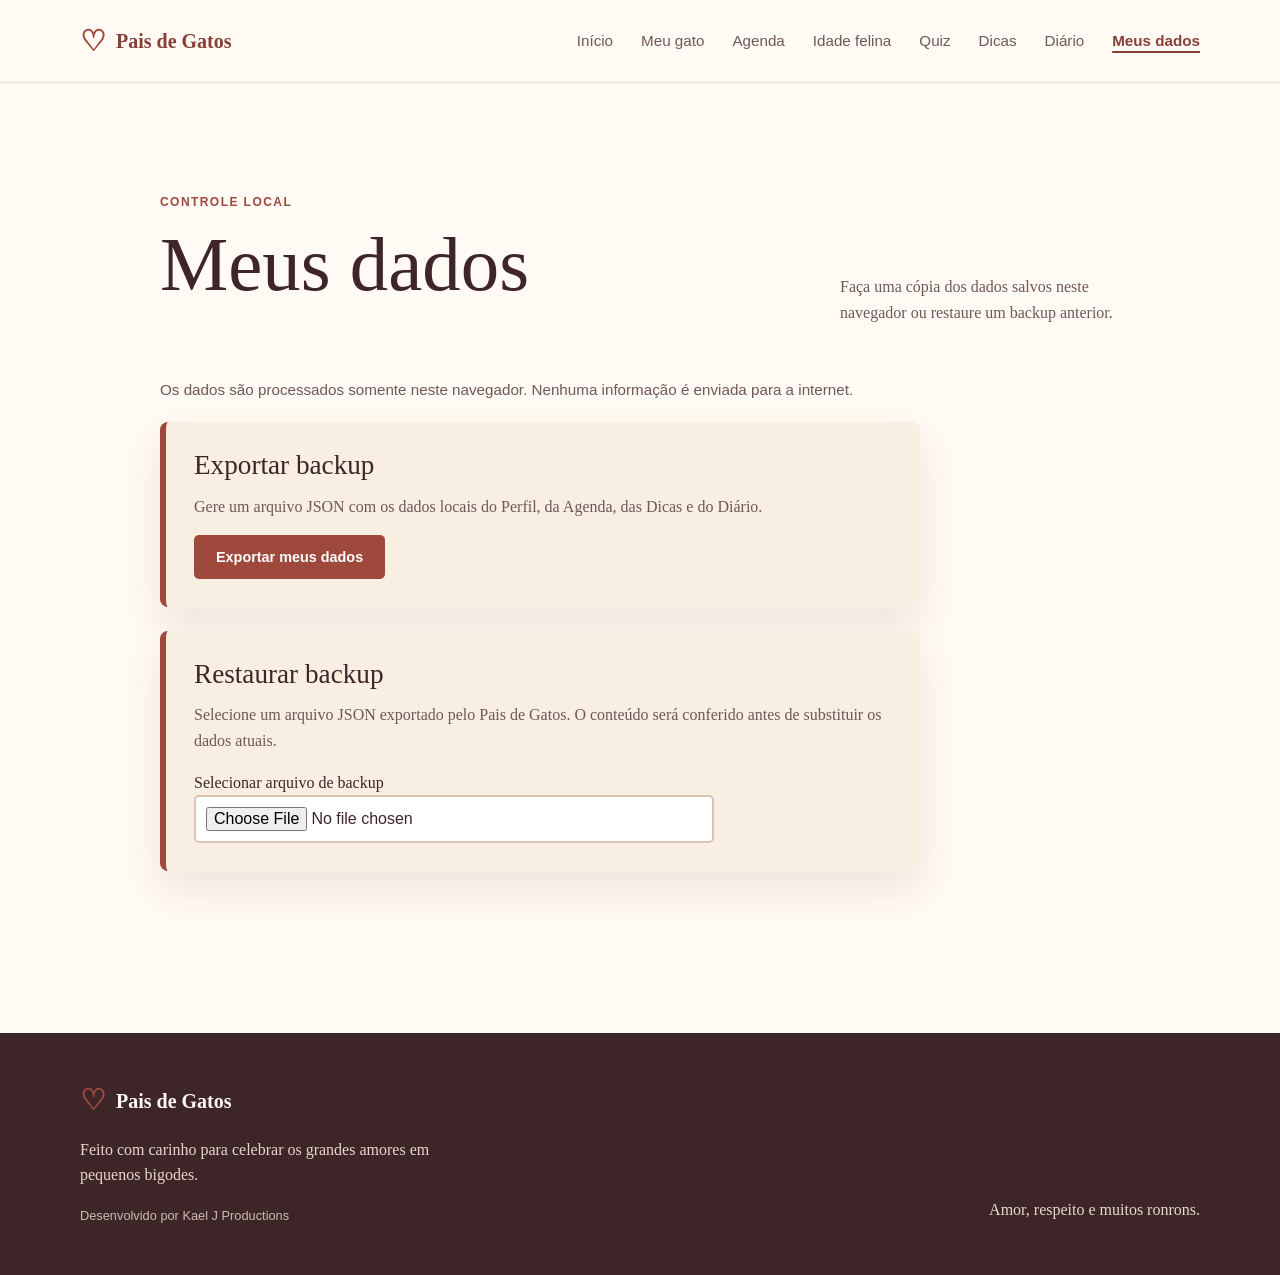
<file: dados.html>
<!DOCTYPE html>
<html lang="pt-BR">
<head>
  <meta charset="UTF-8">
  <meta name="viewport" content="width=device-width, initial-scale=1.0">
  <meta name="description" content="Exporte ou restaure os dados locais do projeto Pais de Gatos.">
  <title>Meus dados | Pais de Gatos</title>
  <link rel="stylesheet" href="styles.css">
  <link rel="manifest" href="manifest.webmanifest"><link rel="icon" href="assets/icons/icon-192.png" type="image/png">
</head>
<body>
  <a class="link-pular" href="#conteudo">Pular para o conteúdo principal</a>
  <header class="cabecalho"><div class="container cabecalho-conteudo"><a class="marca" href="index.html" aria-label="Pais de Gatos, voltar ao início"><span class="marca-icone" aria-hidden="true">♡</span><span>Pais de Gatos</span></a><nav class="navegacao-principal" aria-label="Navegação principal"><ul><li><a data-page="inicio" href="index.html">Início</a></li><li><a data-page="perfil" href="perfil.html">Meu gato</a></li><li><a data-page="agenda" href="agenda.html">Agenda</a></li><li><a data-page="calculadora" href="calculadora.html">Idade felina</a></li><li><a data-page="quiz" href="quiz.html">Quiz</a></li><li><a data-page="dicas" href="dicas.html">Dicas</a></li><li><a data-page="diario" href="diario.html">Diário</a></li><li><a data-page="dados" href="dados.html" aria-current="page">Meus dados</a></li></ul></nav></div></header>
  <main id="conteudo">
    <section class="secao dados" aria-labelledby="titulo-dados">
      <div class="container dados-conteudo">
        <div class="cabecalho-secao"><div><p class="etiqueta">Controle local</p><h1 id="titulo-dados">Meus dados</h1></div><p class="texto-secao">Faça uma cópia dos dados salvos neste navegador ou restaure um backup anterior.</p></div>
        <p class="aviso-dados">Os dados são processados somente neste navegador. Nenhuma informação é enviada para a internet.</p>
        <div class="cartao-dados">
          <h2>Exportar backup</h2>
          <p>Gere um arquivo JSON com os dados locais do Perfil, da Agenda, das Dicas e do Diário.</p>
          <button class="botao" id="exportar-dados" type="button">Exportar meus dados</button>
        </div>
        <div class="cartao-dados">
          <h2>Restaurar backup</h2>
          <p>Selecione um arquivo JSON exportado pelo Pais de Gatos. O conteúdo será conferido antes de substituir os dados atuais.</p>
          <label for="arquivo-dados">Selecionar arquivo de backup</label>
          <input id="arquivo-dados" class="entrada-arquivo-dados" type="file" accept="application/json,.json">
          <div id="resumo-importacao" class="resumo-dados" hidden></div>
          <button class="botao" id="confirmar-importacao" type="button" hidden>Restaurar dados</button>
        </div>
        <p class="mensagem-status" id="mensagem-dados" role="status" aria-live="polite"></p>
      </div>
    </section>
  </main>
  <footer class="rodape" id="rodape"><div class="container rodape-conteudo"><div><p class="marca rodape-marca"><span class="marca-icone" aria-hidden="true">♡</span>Pais de Gatos</p><p>Feito com carinho para celebrar os grandes amores em pequenos bigodes.</p><p class="assinatura">Desenvolvido por Kael J Productions</p></div><p class="rodape-final">Amor, respeito e muitos ronrons.</p></div></footer>
  <script src="scripts/dados.js" defer></script>
  <script src="scripts/pwa.js" defer></script>
</body>
</html>
</file>
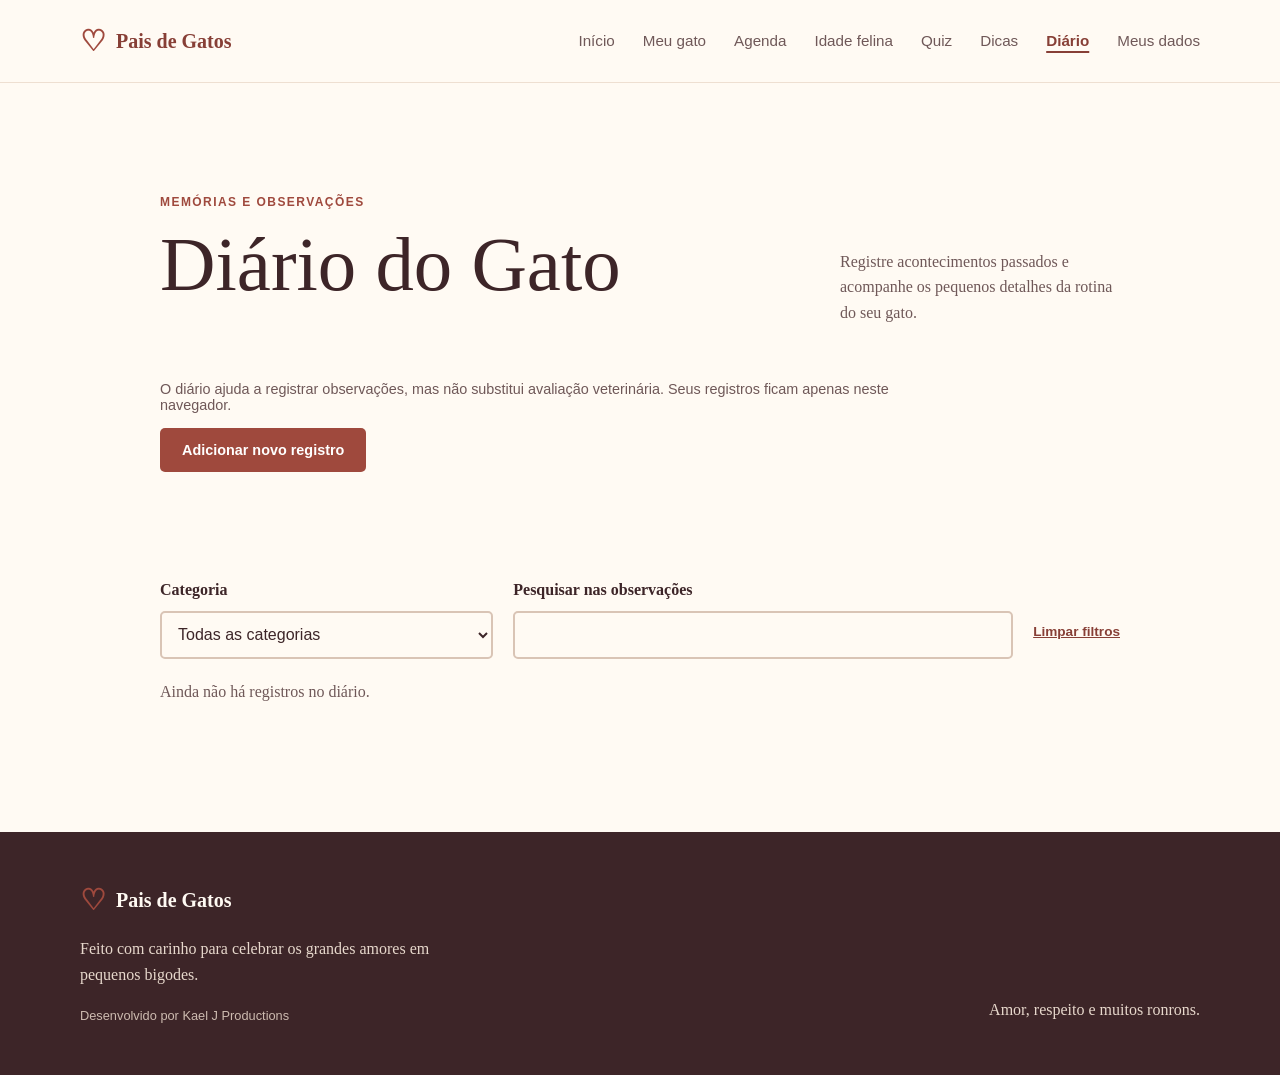
<file: diario.html>
<!DOCTYPE html>
<html lang="pt-BR">
<head>
  <meta charset="UTF-8">
  <meta name="viewport" content="width=device-width, initial-scale=1.0">
  <meta name="description" content="Diário do Gato: registre observações e acontecimentos da rotina do seu gato.">
  <title>Diário do Gato | Pais de Gatos</title>
  <link rel="stylesheet" href="styles.css">
  <link rel="manifest" href="manifest.webmanifest"><link rel="icon" href="assets/icons/icon-192.png" type="image/png">
</head>
<body>
  <a class="link-pular" href="#conteudo">Pular para o conteúdo principal</a>
  <header class="cabecalho">
    <div class="container cabecalho-conteudo">
      <a class="marca" href="index.html" aria-label="Pais de Gatos, voltar ao início"><span class="marca-icone" aria-hidden="true">♡</span><span>Pais de Gatos</span></a>
      <nav class="navegacao-principal" aria-label="Navegação principal">
        <ul>
          <li><a data-page="inicio" href="index.html">Início</a></li>
          <li><a data-page="perfil" href="perfil.html">Meu gato</a></li>
          <li><a data-page="agenda" href="agenda.html">Agenda</a></li>
          <li><a data-page="calculadora" href="calculadora.html">Idade felina</a></li>
          <li><a data-page="quiz" href="quiz.html">Quiz</a></li>
          <li><a data-page="dicas" href="dicas.html">Dicas</a></li>
          <li><a data-page="diario" href="diario.html" aria-current="page">Diário</a></li><li><a data-page="dados" href="dados.html">Meus dados</a></li>
        </ul>
      </nav>
    </div>
  </header>

  <main id="conteudo">
    <section class="secao diario" id="diario" aria-labelledby="titulo-diario">
      <div class="container diario-conteudo">
        <div class="cabecalho-secao">
          <div>
            <p class="etiqueta">Memórias e observações</p>
            <h1 id="titulo-diario">Diário do Gato</h1>
          </div>
          <p class="texto-secao">Registre acontecimentos passados e acompanhe os pequenos detalhes da rotina do seu gato.</p>
        </div>

        <p class="aviso-diario">O diário ajuda a registrar observações, mas não substitui avaliação veterinária. Seus registros ficam apenas neste navegador.</p>

        <button class="botao botao-novo-registro" id="adicionar-registro" type="button">Adicionar novo registro</button>

        <form id="formulario-diario" class="formulario-diario" novalidate hidden>
          <div class="campo">
            <label for="data-registro">Data</label>
            <input id="data-registro" name="data" type="date" required aria-describedby="erro-data-registro">
            <p class="mensagem-erro" id="erro-data-registro"></p>
          </div>

          <div class="campo">
            <label for="categoria-registro">Categoria</label>
            <select id="categoria-registro" name="categoria" required aria-describedby="erro-categoria-registro">
              <option value="">Selecione uma categoria</option>
              <option value="Rotina">Rotina</option>
              <option value="Saúde">Saúde</option>
              <option value="Alimentação">Alimentação</option>
              <option value="Comportamento">Comportamento</option>
              <option value="Medicação">Medicação</option>
              <option value="Veterinário">Veterinário</option>
              <option value="Momento especial">Momento especial</option>
            </select>
            <p class="mensagem-erro" id="erro-categoria-registro"></p>
          </div>

          <div class="campo">
            <label for="humor-registro">Humor</label>
            <select id="humor-registro" name="humor" required aria-describedby="erro-humor-registro">
              <option value="">Selecione o humor</option>
              <option>Tranquilo</option><option>Carinhoso</option><option>Brincalhão</option><option>Curioso</option><option>Assustado</option><option>Irritado</option><option>Mais quieto que o normal</option>
            </select>
            <p class="mensagem-erro" id="erro-humor-registro"></p>
          </div>

          <div class="campo">
            <label for="energia-registro">Nível de energia</label>
            <select id="energia-registro" name="energia" required aria-describedby="erro-energia-registro">
              <option value="">Selecione o nível de energia</option><option>Baixa</option><option>Normal</option><option>Alta</option>
            </select>
            <p class="mensagem-erro" id="erro-energia-registro"></p>
          </div>

          <div class="campo">
            <label for="alimentacao-registro">Alimentação</label>
            <select id="alimentacao-registro" name="alimentacao" required aria-describedby="erro-alimentacao-registro">
              <option value="">Selecione a alimentação</option><option>Comeu normalmente</option><option>Comeu menos que o normal</option><option>Comeu mais que o normal</option><option>Não comeu</option><option>Não observado</option>
            </select>
            <p class="mensagem-erro" id="erro-alimentacao-registro"></p>
          </div>

          <div class="campo">
            <label for="caixa-registro">Uso da caixa de areia</label>
            <select id="caixa-registro" name="caixaAreia" required aria-describedby="erro-caixa-registro">
              <option value="">Selecione uma opção</option><option>Normal</option><option>Diferente do habitual</option><option>Não usou</option><option>Não observado</option>
            </select>
            <p class="mensagem-erro" id="erro-caixa-registro"></p>
          </div>

          <div class="campo campo-observacao-diario">
            <label for="observacao-registro">Observação <span>(opcional)</span></label>
            <p class="ajuda-campo" id="ajuda-observacao-registro">Opcional. Use este espaço para acrescentar algum detalhe que queira lembrar. Limite: 1.000 caracteres.</p>
            <textarea id="observacao-registro" name="observacao" maxlength="1000" rows="5" aria-describedby="ajuda-observacao-registro erro-observacao-registro"></textarea>
            <p class="mensagem-erro" id="erro-observacao-registro"></p>
          </div>

          <div class="acoes-formulario">
            <button class="botao botao-formulario" id="botao-diario" type="submit">Salvar registro</button>
            <button class="botao-cancelar" id="cancelar-edicao-diario" type="button" hidden>Cancelar edição</button>
          </div>
        </form>

        <p class="mensagem-status" id="mensagem-diario" role="status" aria-live="polite"></p>

        <div class="filtros-diario" aria-label="Filtros do diário">
          <div class="campo">
            <label for="filtro-categoria-diario">Categoria</label>
            <select id="filtro-categoria-diario">
              <option value="todas">Todas as categorias</option>
              <option>Rotina</option><option>Saúde</option><option>Alimentação</option><option>Comportamento</option><option>Medicação</option><option>Veterinário</option><option>Momento especial</option>
            </select>
          </div>
          <div class="campo campo-pesquisa-diario">
            <label for="pesquisa-diario">Pesquisar nas observações</label>
            <input id="pesquisa-diario" type="search">
          </div>
          <button class="botao-cancelar" id="limpar-filtros-diario" type="button">Limpar filtros</button>
        </div>

        <p class="estado-vazio" id="estado-vazio-diario"></p>
        <ol class="lista-registros-diario" id="lista-registros-diario" aria-label="Histórico do Diário do Gato"></ol>
      </div>
    </section>
  </main>

  <footer class="rodape" id="rodape"><div class="container rodape-conteudo"><div><p class="marca rodape-marca"><span class="marca-icone" aria-hidden="true">♡</span>Pais de Gatos</p><p>Feito com carinho para celebrar os grandes amores em pequenos bigodes.</p><p class="assinatura">Desenvolvido por Kael J Productions</p></div><p class="rodape-final">Amor, respeito e muitos ronrons.</p></div></footer>
  <script src="scripts/diario.js" defer></script>
  <script src="scripts/pwa.js" defer></script>
</body>
</html>
</file>
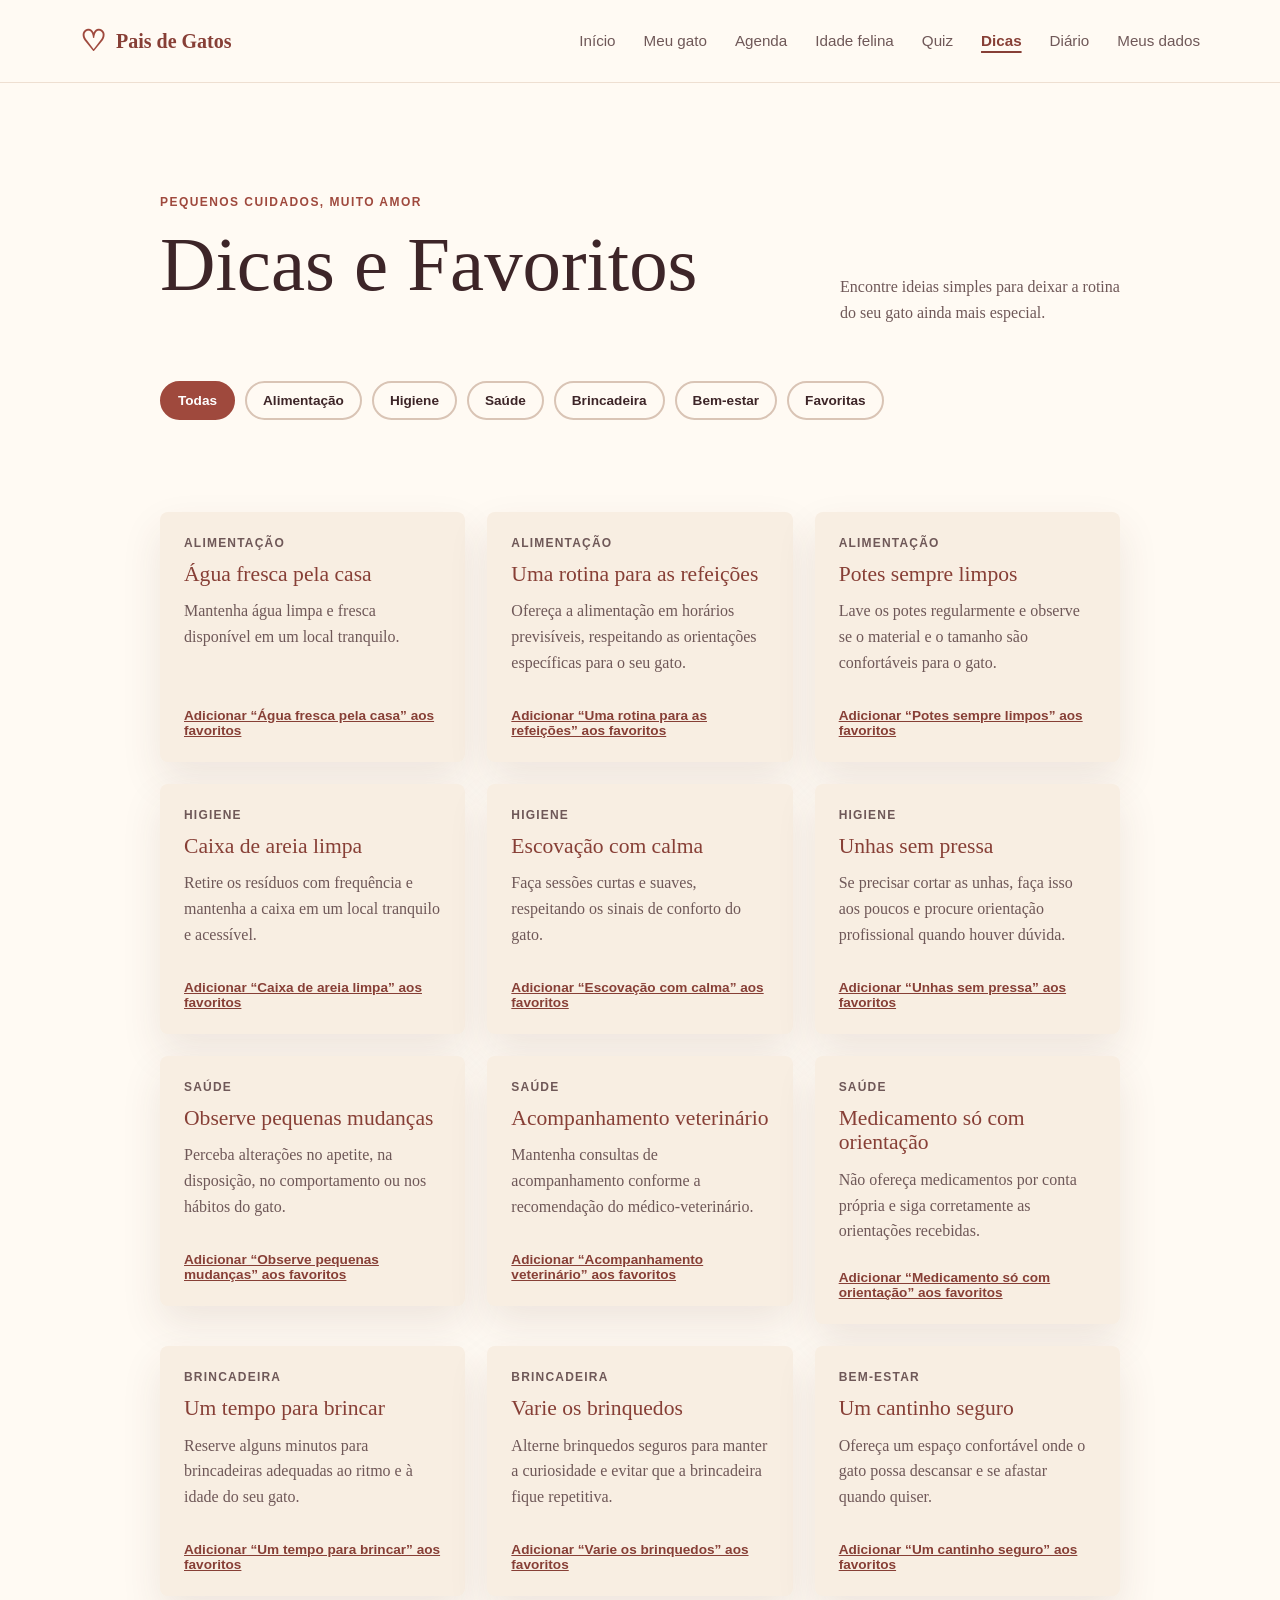
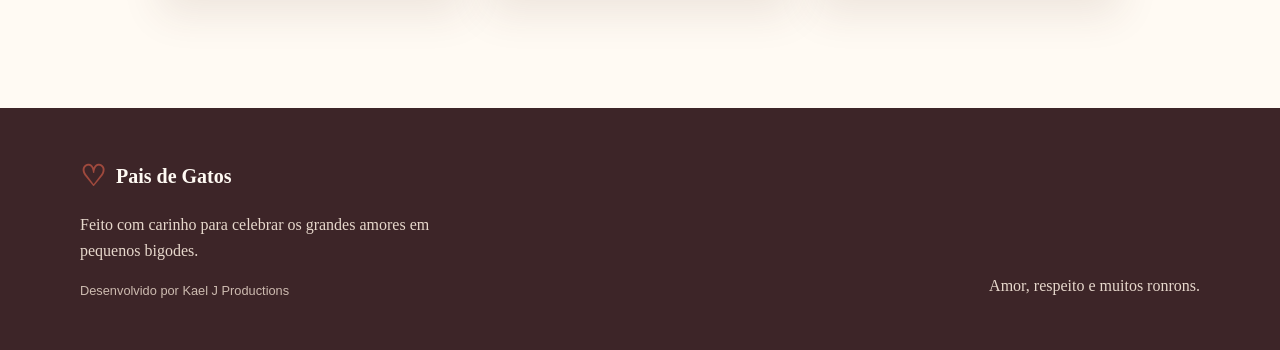
<file: dicas.html>
<!DOCTYPE html>
<html lang="pt-BR"><head><meta charset="UTF-8"><meta name="viewport" content="width=device-width, initial-scale=1.0"><meta name="description" content="Encontre dicas simples para cuidar do seu gato e salve suas favoritas no navegador."><title>Dicas e Favoritos | Pais de Gatos</title><link rel="stylesheet" href="styles.css">
  <link rel="manifest" href="manifest.webmanifest"><link rel="icon" href="assets/icons/icon-192.png" type="image/png"></head><body><a class="link-pular" href="#conteudo">Pular para o conteúdo principal</a><header class="cabecalho"><div class="container cabecalho-conteudo"><a class="marca" href="index.html" aria-label="Pais de Gatos, voltar ao início"><span class="marca-icone" aria-hidden="true">♡</span><span>Pais de Gatos</span></a><nav class="navegacao-principal" aria-label="Navegação principal"><ul><li><a data-page="inicio" href="index.html">Início</a></li><li><a data-page="perfil" href="perfil.html">Meu gato</a></li><li><a data-page="agenda" href="agenda.html">Agenda</a></li><li><a data-page="calculadora" href="calculadora.html">Idade felina</a></li><li><a data-page="quiz" href="quiz.html">Quiz</a></li><li><a data-page="dicas" href="dicas.html" aria-current="page">Dicas</a></li><li><a data-page="diario" href="diario.html">Diário</a></li><li><a data-page="dados" href="dados.html">Meus dados</a></li></ul></nav></div></header><main id="conteudo"><section class="secao dicas" id="dicas" aria-labelledby="titulo-dicas">
        <div class="container dicas-conteudo">
          <div class="cabecalho-secao">
            <div>
              <p class="etiqueta">Pequenos cuidados, muito amor</p>
              <h1 id="titulo-dicas">Dicas e Favoritos</h1>
            </div>
            <p class="texto-secao">
              Encontre ideias simples para deixar a rotina do seu gato ainda mais especial.
            </p>
          </div>

          <div class="filtros-dicas" aria-label="Filtrar dicas">
            <button class="filtro-dica ativo" type="button" data-filtro-dica="todas" aria-pressed="true">Todas</button>
            <button class="filtro-dica" type="button" data-filtro-dica="alimentação" aria-pressed="false">Alimentação</button>
            <button class="filtro-dica" type="button" data-filtro-dica="higiene" aria-pressed="false">Higiene</button>
            <button class="filtro-dica" type="button" data-filtro-dica="saúde" aria-pressed="false">Saúde</button>
            <button class="filtro-dica" type="button" data-filtro-dica="brincadeira" aria-pressed="false">Brincadeira</button>
            <button class="filtro-dica" type="button" data-filtro-dica="bem-estar" aria-pressed="false">Bem-estar</button>
            <button class="filtro-dica" id="filtro-favoritas" type="button" data-filtro-dica="favoritas" aria-pressed="false">Favoritas</button>
          </div>

          <p class="mensagem-status" id="mensagem-dicas" role="status" aria-live="polite"></p>
          <p class="estado-vazio-dicas" id="estado-vazio-dicas"></p>
          <ul class="lista-dicas" id="lista-dicas" aria-label="Lista de dicas para pais de gatos"></ul>
        </div>
</section>
</main><footer class="rodape" id="rodape"><div class="container rodape-conteudo"><div><p class="marca rodape-marca"><span class="marca-icone" aria-hidden="true">♡</span>Pais de Gatos</p><p>Feito com carinho para celebrar os grandes amores em pequenos bigodes.</p><p class="assinatura">Desenvolvido por Kael J Productions</p></div><p class="rodape-final">Amor, respeito e muitos ronrons.</p></div></footer><script src="scripts/dicas.js" defer></script>  <script src="scripts/pwa.js" defer></script>
</body></html>
</file>
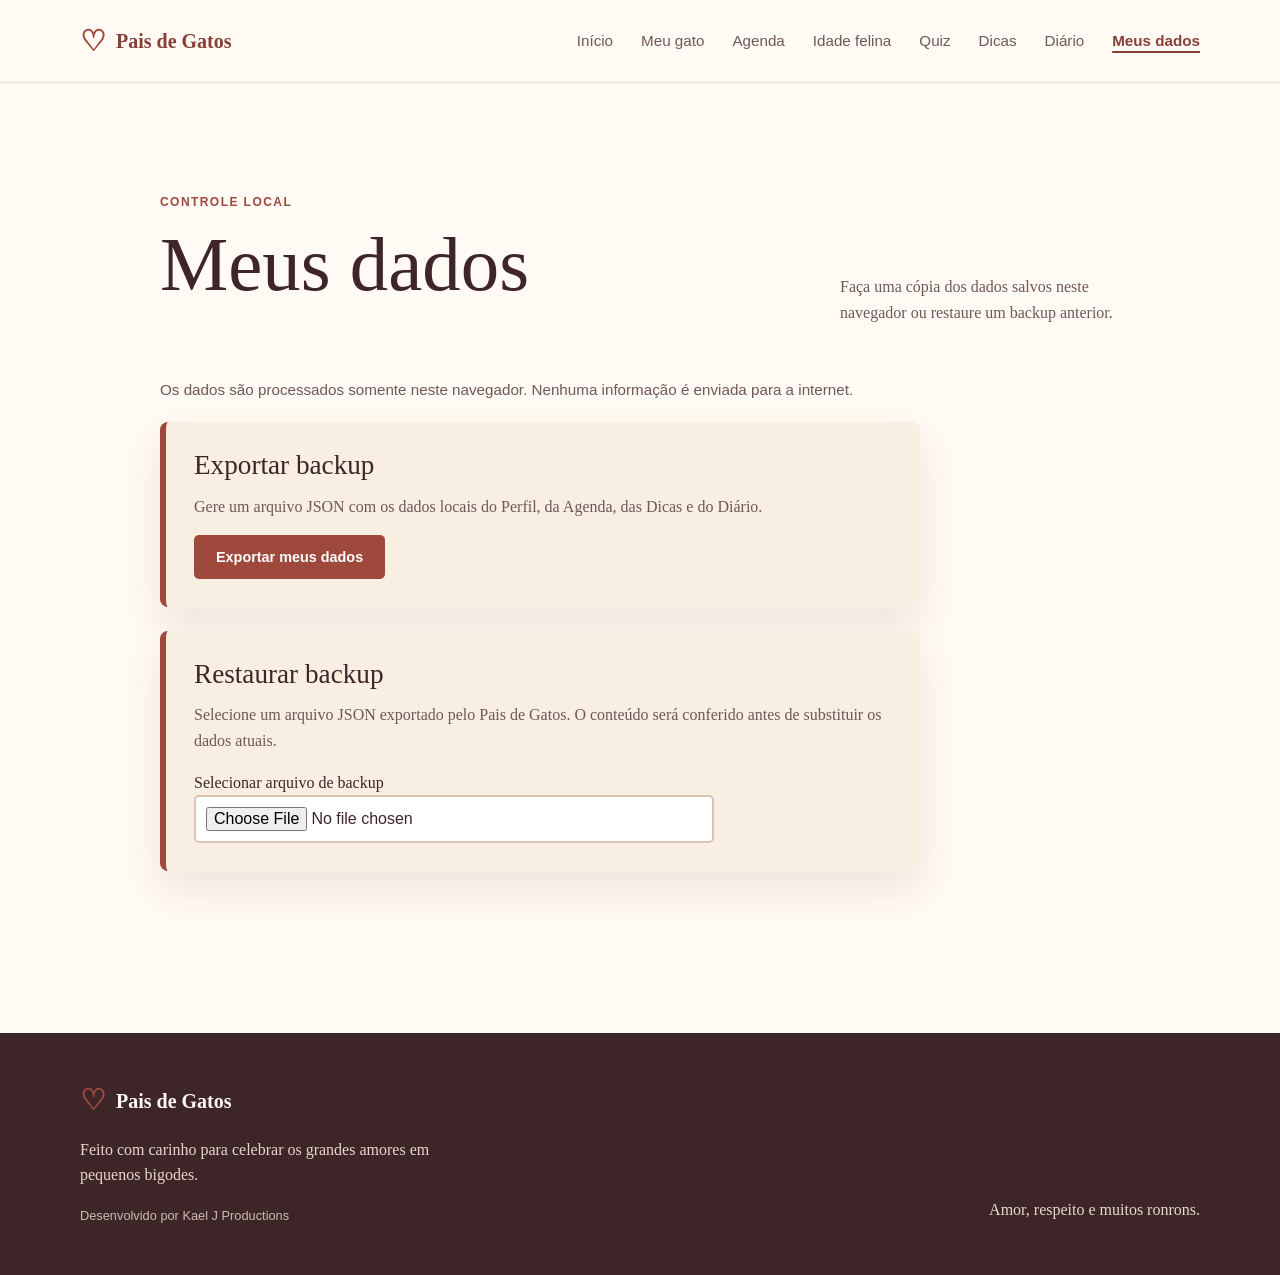
<file: my-data.html>
<!DOCTYPE html>
<html lang="pt-BR">
<head>
  <meta charset="UTF-8">
  <meta name="viewport" content="width=device-width, initial-scale=1.0">
  <meta name="description" content="Exporte ou restaure os dados locais do projeto Pais de Gatos.">
  <title>Meus dados | Pais de Gatos</title>
  <link rel="stylesheet" href="styles.css">
  <link rel="manifest" href="manifest.webmanifest"><link rel="icon" href="assets/icons/icon-192.png" type="image/png">
</head>
<body>
  <a class="link-pular" href="#conteudo">Pular para o conteúdo principal</a>
  <header class="cabecalho"><div class="container cabecalho-conteudo"><a class="marca" href="index.html" aria-label="Pais de Gatos, voltar ao início"><span class="marca-icone" aria-hidden="true">♡</span><span>Pais de Gatos</span></a><nav class="navegacao-principal" aria-label="Navegação principal"><ul><li><a data-page="inicio" href="index.html">Início</a></li><li><a data-page="perfil" href="profile.html">Meu gato</a></li><li><a data-page="agenda" href="care-agenda.html">Agenda</a></li><li><a data-page="calculadora" href="cat-age-calculator.html">Idade felina</a></li><li><a data-page="quiz" href="quiz.html">Quiz</a></li><li><a data-page="dicas" href="tips.html">Dicas</a></li><li><a data-page="diario" href="cat-journal.html">Diário</a></li><li><a data-page="dados" href="my-data.html" aria-current="page">Meus dados</a></li></ul></nav></div></header>
  <main id="conteudo">
    <section class="secao dados" aria-labelledby="titulo-dados">
      <div class="container dados-conteudo">
        <div class="cabecalho-secao"><div><p class="etiqueta">Controle local</p><h1 id="titulo-dados">Meus dados</h1></div><p class="texto-secao">Faça uma cópia dos dados salvos neste navegador ou restaure um backup anterior.</p></div>
        <p class="aviso-dados">Os dados são processados somente neste navegador. Nenhuma informação é enviada para a internet.</p>
        <div class="cartao-dados">
          <h2>Exportar backup</h2>
          <p>Gere um arquivo JSON com os dados locais do Perfil, da Agenda, das Dicas e do Diário.</p>
          <button class="botao" id="exportar-dados" type="button">Exportar meus dados</button>
        </div>
        <div class="cartao-dados">
          <h2>Restaurar backup</h2>
          <p>Selecione um arquivo JSON exportado pelo Pais de Gatos. O conteúdo será conferido antes de substituir os dados atuais.</p>
          <label for="arquivo-dados">Selecionar arquivo de backup</label>
          <input id="arquivo-dados" class="entrada-arquivo-dados" type="file" accept="application/json,.json">
          <div id="resumo-importacao" class="resumo-dados" hidden></div>
          <button class="botao" id="confirmar-importacao" type="button" hidden>Restaurar dados</button>
        </div>
        <p class="mensagem-status" id="mensagem-dados" role="status" aria-live="polite"></p>
      </div>
    </section>
  </main>
  <footer class="rodape" id="rodape"><div class="container rodape-conteudo"><div><p class="marca rodape-marca"><span class="marca-icone" aria-hidden="true">♡</span>Pais de Gatos</p><p>Feito com carinho para celebrar os grandes amores em pequenos bigodes.</p><p class="assinatura">Desenvolvido por Kael J Productions</p></div><p class="rodape-final">Amor, respeito e muitos ronrons.</p></div></footer>
  <script src="scripts/my-data.js" defer></script>
  <script src="scripts/pwa.js" defer></script>
</body>
</html>
</file>
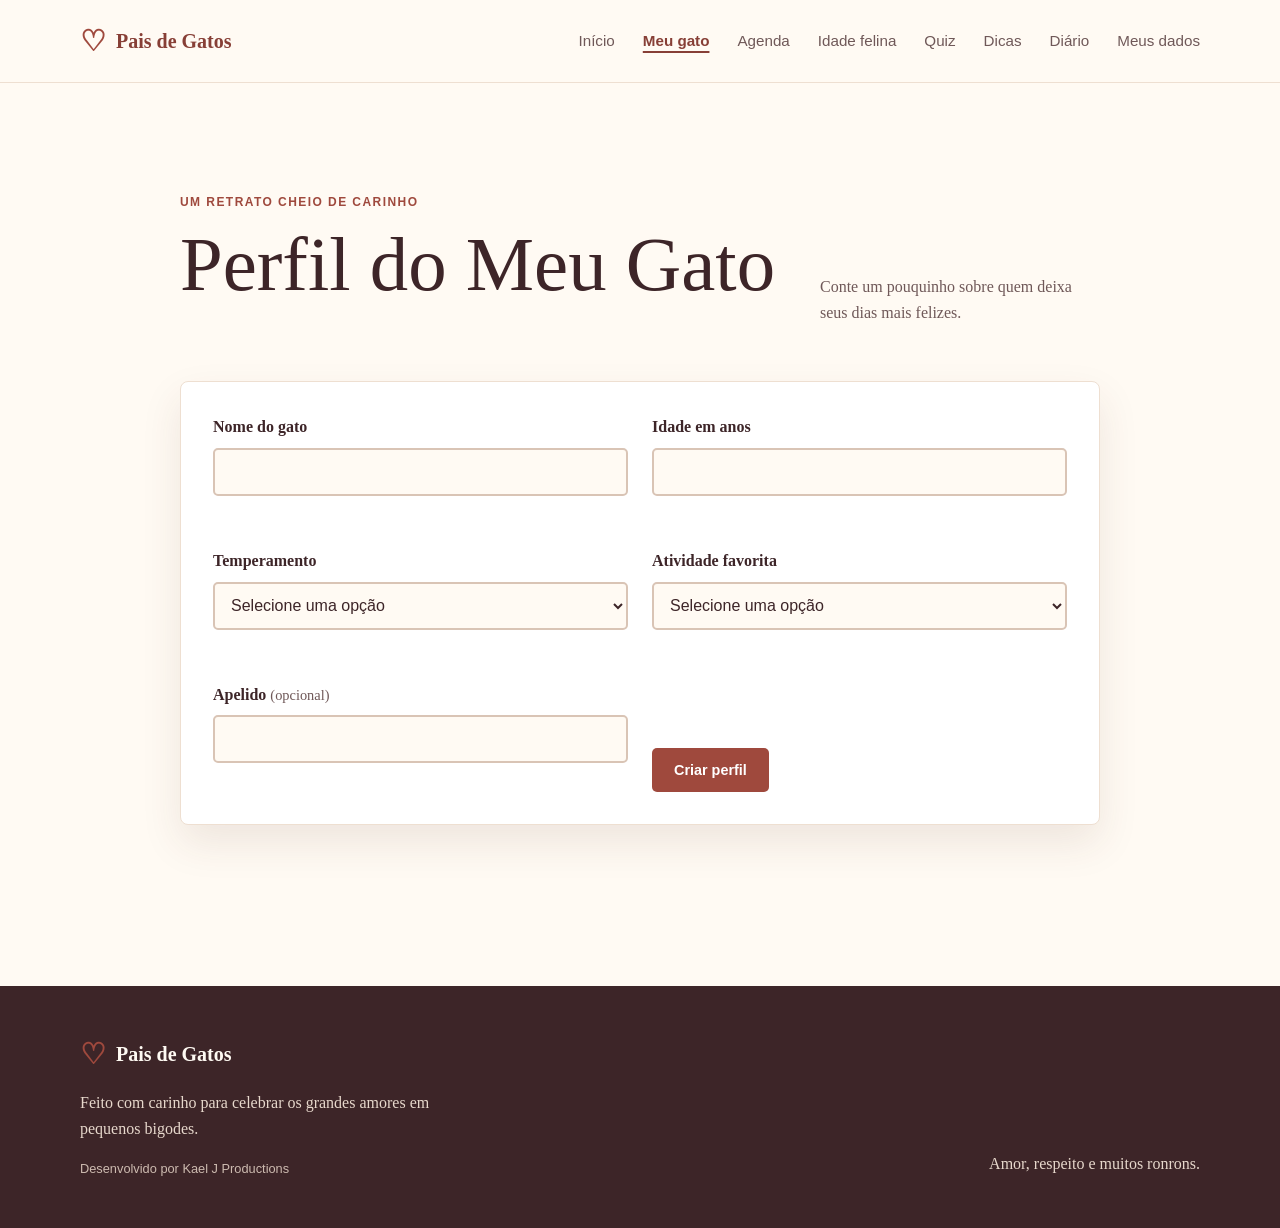
<file: perfil.html>
<!DOCTYPE html>
<html lang="pt-BR"><head><meta charset="UTF-8"><meta name="viewport" content="width=device-width, initial-scale=1.0"><meta name="description" content="Crie e acompanhe o Perfil do Meu Gato com informações importantes sobre seu companheiro."><title>Perfil do Meu Gato | Pais de Gatos</title><link rel="stylesheet" href="styles.css">
  <link rel="manifest" href="manifest.webmanifest"><link rel="icon" href="assets/icons/icon-192.png" type="image/png"></head><body><a class="link-pular" href="#conteudo">Pular para o conteúdo principal</a><header class="cabecalho"><div class="container cabecalho-conteudo"><a class="marca" href="index.html" aria-label="Pais de Gatos, voltar ao início"><span class="marca-icone" aria-hidden="true">♡</span><span>Pais de Gatos</span></a><nav class="navegacao-principal" aria-label="Navegação principal"><ul><li><a data-page="inicio" href="index.html">Início</a></li><li><a data-page="perfil" href="perfil.html" aria-current="page">Meu gato</a></li><li><a data-page="agenda" href="agenda.html">Agenda</a></li><li><a data-page="calculadora" href="calculadora.html">Idade felina</a></li><li><a data-page="quiz" href="quiz.html">Quiz</a></li><li><a data-page="dicas" href="dicas.html">Dicas</a></li><li><a data-page="diario" href="diario.html">Diário</a></li><li><a data-page="dados" href="dados.html">Meus dados</a></li></ul></nav></div></header><main id="conteudo"><section class="secao perfil" id="perfil" aria-labelledby="titulo-perfil">
        <div class="container perfil-conteudo">
          <div class="cabecalho-secao">
            <div>
              <p class="etiqueta">Um retrato cheio de carinho</p>
              <h1 id="titulo-perfil">Perfil do Meu Gato</h1>
            </div>
            <p class="texto-secao">
              Conte um pouquinho sobre quem deixa seus dias mais felizes.
            </p>
          </div>

          <form id="formulario-perfil" class="formulario-perfil" novalidate>
            <div class="campo">
              <label for="nome-gato">Nome do gato</label>
              <input id="nome-gato" name="nome" type="text" autocomplete="off" required aria-describedby="erro-nome-gato">
              <p class="mensagem-erro" id="erro-nome-gato"></p>
            </div>

            <div class="campo">
              <label for="idade-gato">Idade em anos</label>
              <input id="idade-gato" name="idade" type="number" min="0" max="40" step="1" inputmode="numeric" required aria-describedby="erro-idade-gato">
              <p class="mensagem-erro" id="erro-idade-gato"></p>
            </div>

            <div class="campo">
              <label for="temperamento-gato">Temperamento</label>
              <select id="temperamento-gato" name="temperamento" required aria-describedby="erro-temperamento-gato">
                <option value="">Selecione uma opção</option>
                <option value="Carinhoso">Carinhoso</option>
                <option value="Brincalhão">Brincalhão</option>
                <option value="Tranquilo">Tranquilo</option>
                <option value="Curioso">Curioso</option>
                <option value="Independente">Independente</option>
              </select>
              <p class="mensagem-erro" id="erro-temperamento-gato"></p>
            </div>

            <div class="campo">
              <label for="atividade-gato">Atividade favorita</label>
              <select id="atividade-gato" name="atividade" required aria-describedby="erro-atividade-gato">
                <option value="">Selecione uma opção</option>
                <option value="Dormir">Dormir</option>
                <option value="Brincar">Brincar</option>
                <option value="Explorar a casa">Explorar a casa</option>
                <option value="Observar a janela">Observar a janela</option>
                <option value="Ganhar carinho">Ganhar carinho</option>
              </select>
              <p class="mensagem-erro" id="erro-atividade-gato"></p>
            </div>

            <div class="campo campo-apelido">
              <label for="apelido-gato">Apelido <span>(opcional)</span></label>
              <input id="apelido-gato" name="apelido" type="text" autocomplete="off" aria-describedby="erro-apelido-gato">
              <p class="mensagem-erro" id="erro-apelido-gato"></p>
            </div>

            <div class="acoes-formulario">
              <button class="botao botao-formulario" type="submit">Criar perfil</button>
              <button class="botao-cancelar" id="botao-cancelar" type="button" hidden>Cancelar edição</button>
            </div>
          </form>

          <p class="mensagem-status" id="mensagem-formulario" role="status" aria-live="polite"></p>

          <div class="resultado-perfil" id="resultado-perfil"></div>
        </div>
</section>
</main><footer class="rodape" id="rodape"><div class="container rodape-conteudo"><div><p class="marca rodape-marca"><span class="marca-icone" aria-hidden="true">♡</span>Pais de Gatos</p><p>Feito com carinho para celebrar os grandes amores em pequenos bigodes.</p><p class="assinatura">Desenvolvido por Kael J Productions</p></div><p class="rodape-final">Amor, respeito e muitos ronrons.</p></div></footer><script src="scripts/perfil.js" defer></script>  <script src="scripts/pwa.js" defer></script>
</body></html>
</file>
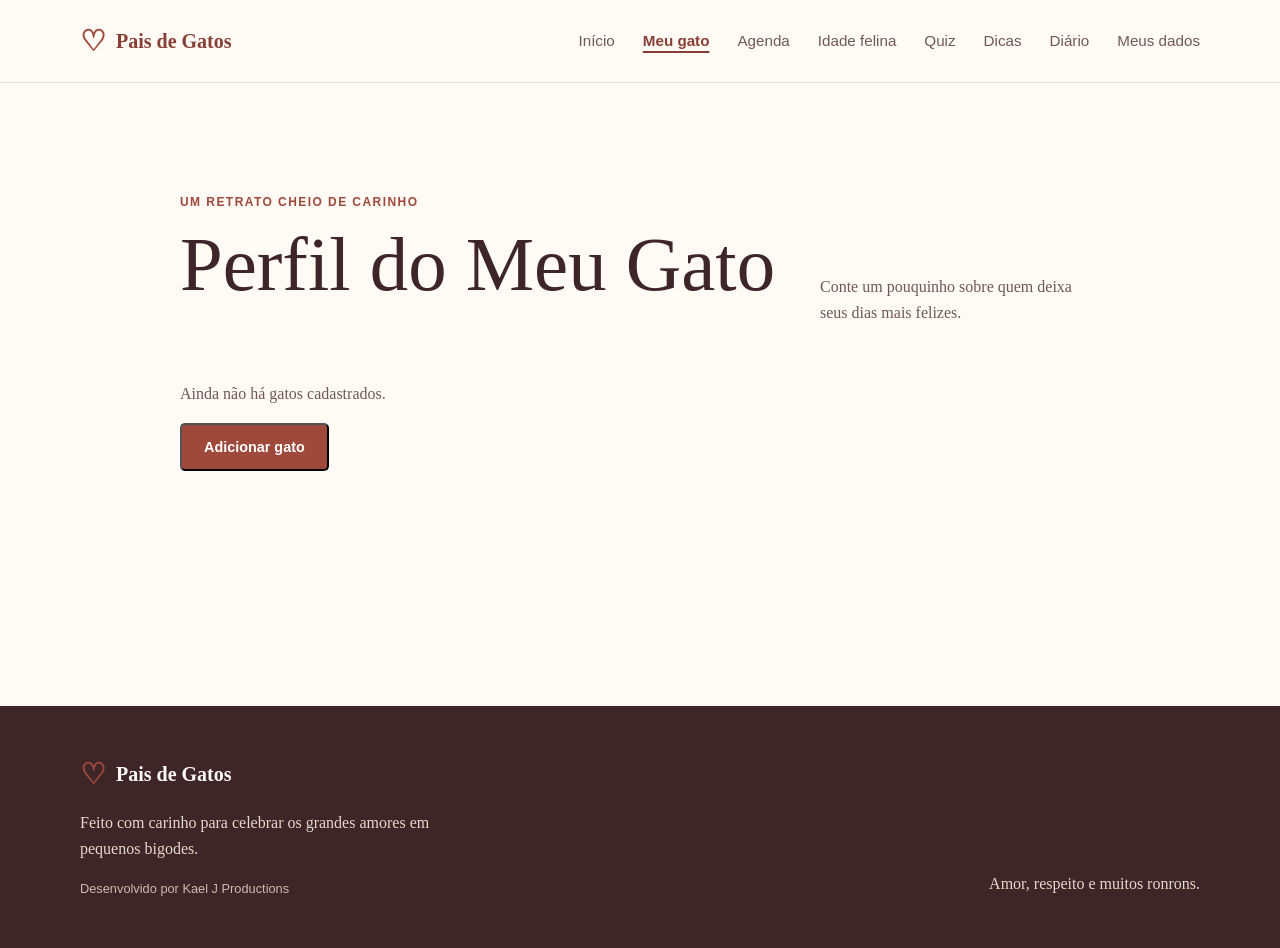
<file: profile.html>
<!DOCTYPE html>
<html lang="pt-BR"><head><meta charset="UTF-8"><meta name="viewport" content="width=device-width, initial-scale=1.0"><meta name="description" content="Crie e acompanhe o Perfil do Meu Gato com informações importantes sobre seu companheiro."><title>Perfil do Meu Gato | Pais de Gatos</title><link rel="stylesheet" href="styles.css">
  <link rel="manifest" href="manifest.webmanifest"><link rel="icon" href="assets/icons/icon-192.png" type="image/png"></head><body><a class="link-pular" href="#conteudo">Pular para o conteúdo principal</a><header class="cabecalho"><div class="container cabecalho-conteudo"><a class="marca" href="index.html" aria-label="Pais de Gatos, voltar ao início"><span class="marca-icone" aria-hidden="true">♡</span><span>Pais de Gatos</span></a><nav class="navegacao-principal" aria-label="Navegação principal"><ul><li><a data-page="inicio" href="index.html">Início</a></li><li><a data-page="perfil" href="profile.html" aria-current="page">Meu gato</a></li><li><a data-page="agenda" href="care-agenda.html">Agenda</a></li><li><a data-page="calculadora" href="cat-age-calculator.html">Idade felina</a></li><li><a data-page="quiz" href="quiz.html">Quiz</a></li><li><a data-page="dicas" href="tips.html">Dicas</a></li><li><a data-page="diario" href="cat-journal.html">Diário</a></li><li><a data-page="dados" href="my-data.html">Meus dados</a></li></ul></nav></div></header><main id="conteudo"><section class="secao perfil" id="perfil" aria-labelledby="titulo-perfil">
        <div class="container perfil-conteudo">
          <div class="cabecalho-secao">
            <div>
              <p class="etiqueta">Um retrato cheio de carinho</p>
              <h1 id="titulo-perfil">Perfil do Meu Gato</h1>
            </div>
            <p class="texto-secao">
              Conte um pouquinho sobre quem deixa seus dias mais felizes.
            </p>
          </div>

          <div id="estado-sem-gatos" class="estado-vazio" hidden>
            <p>Ainda não há gatos cadastrados.</p>
            <button class="botao" id="adicionar-gato" type="button">Adicionar gato</button>
          </div>
          <p id="gato-ativo" class="mensagem-status"></p>
          <div id="lista-gatos" class="lista-gatos"></div>
          <button class="botao" id="adicionar-outro-gato" type="button">Adicionar outro gato</button>

          <form id="formulario-perfil" class="formulario-perfil" novalidate hidden>
            <div class="campo">
              <label for="nome-gato">Nome do gato</label>
              <input id="nome-gato" name="nome" type="text" autocomplete="off" required aria-describedby="erro-nome-gato">
              <p class="mensagem-erro" id="erro-nome-gato"></p>
            </div>

            <div class="campo">
              <label for="idade-gato">Idade em anos</label>
              <input id="idade-gato" name="idade" type="number" min="0" max="40" step="1" inputmode="numeric" required aria-describedby="erro-idade-gato">
              <p class="mensagem-erro" id="erro-idade-gato"></p>
            </div>

            <div class="campo">
              <label for="temperamento-gato">Temperamento</label>
              <select id="temperamento-gato" name="temperamento" required aria-describedby="erro-temperamento-gato">
                <option value="">Selecione uma opção</option>
                <option value="Carinhoso">Carinhoso</option>
                <option value="Brincalhão">Brincalhão</option>
                <option value="Tranquilo">Tranquilo</option>
                <option value="Curioso">Curioso</option>
                <option value="Independente">Independente</option>
              </select>
              <p class="mensagem-erro" id="erro-temperamento-gato"></p>
            </div>

            <div class="campo">
              <label for="atividade-gato">Atividade favorita</label>
              <select id="atividade-gato" name="atividade" required aria-describedby="erro-atividade-gato">
                <option value="">Selecione uma opção</option>
                <option value="Dormir">Dormir</option>
                <option value="Brincar">Brincar</option>
                <option value="Explorar a casa">Explorar a casa</option>
                <option value="Observar a janela">Observar a janela</option>
                <option value="Ganhar carinho">Ganhar carinho</option>
              </select>
              <p class="mensagem-erro" id="erro-atividade-gato"></p>
            </div>

            <div class="campo campo-apelido">
              <label for="apelido-gato">Apelido <span>(opcional)</span></label>
              <input id="apelido-gato" name="apelido" type="text" autocomplete="off" aria-describedby="erro-apelido-gato">
              <p class="mensagem-erro" id="erro-apelido-gato"></p>
            </div>

            <div class="acoes-formulario">
              <button class="botao botao-formulario" type="submit">Criar gato</button>
              <button class="botao-cancelar" id="botao-cancelar" type="button" hidden>Cancelar edição</button>
            </div>
          </form>

          <p class="mensagem-status" id="mensagem-formulario" role="status" aria-live="polite"></p>

          <div class="resultado-perfil" id="resultado-perfil"></div>
        </div>
</section>
</main><footer class="rodape" id="rodape"><div class="container rodape-conteudo"><div><p class="marca rodape-marca"><span class="marca-icone" aria-hidden="true">♡</span>Pais de Gatos</p><p>Feito com carinho para celebrar os grandes amores em pequenos bigodes.</p><p class="assinatura">Desenvolvido por Kael J Productions</p></div><p class="rodape-final">Amor, respeito e muitos ronrons.</p></div></footer><script src="scripts/profile.js" defer></script>  <script src="scripts/pwa.js" defer></script>
</body></html>
</file>
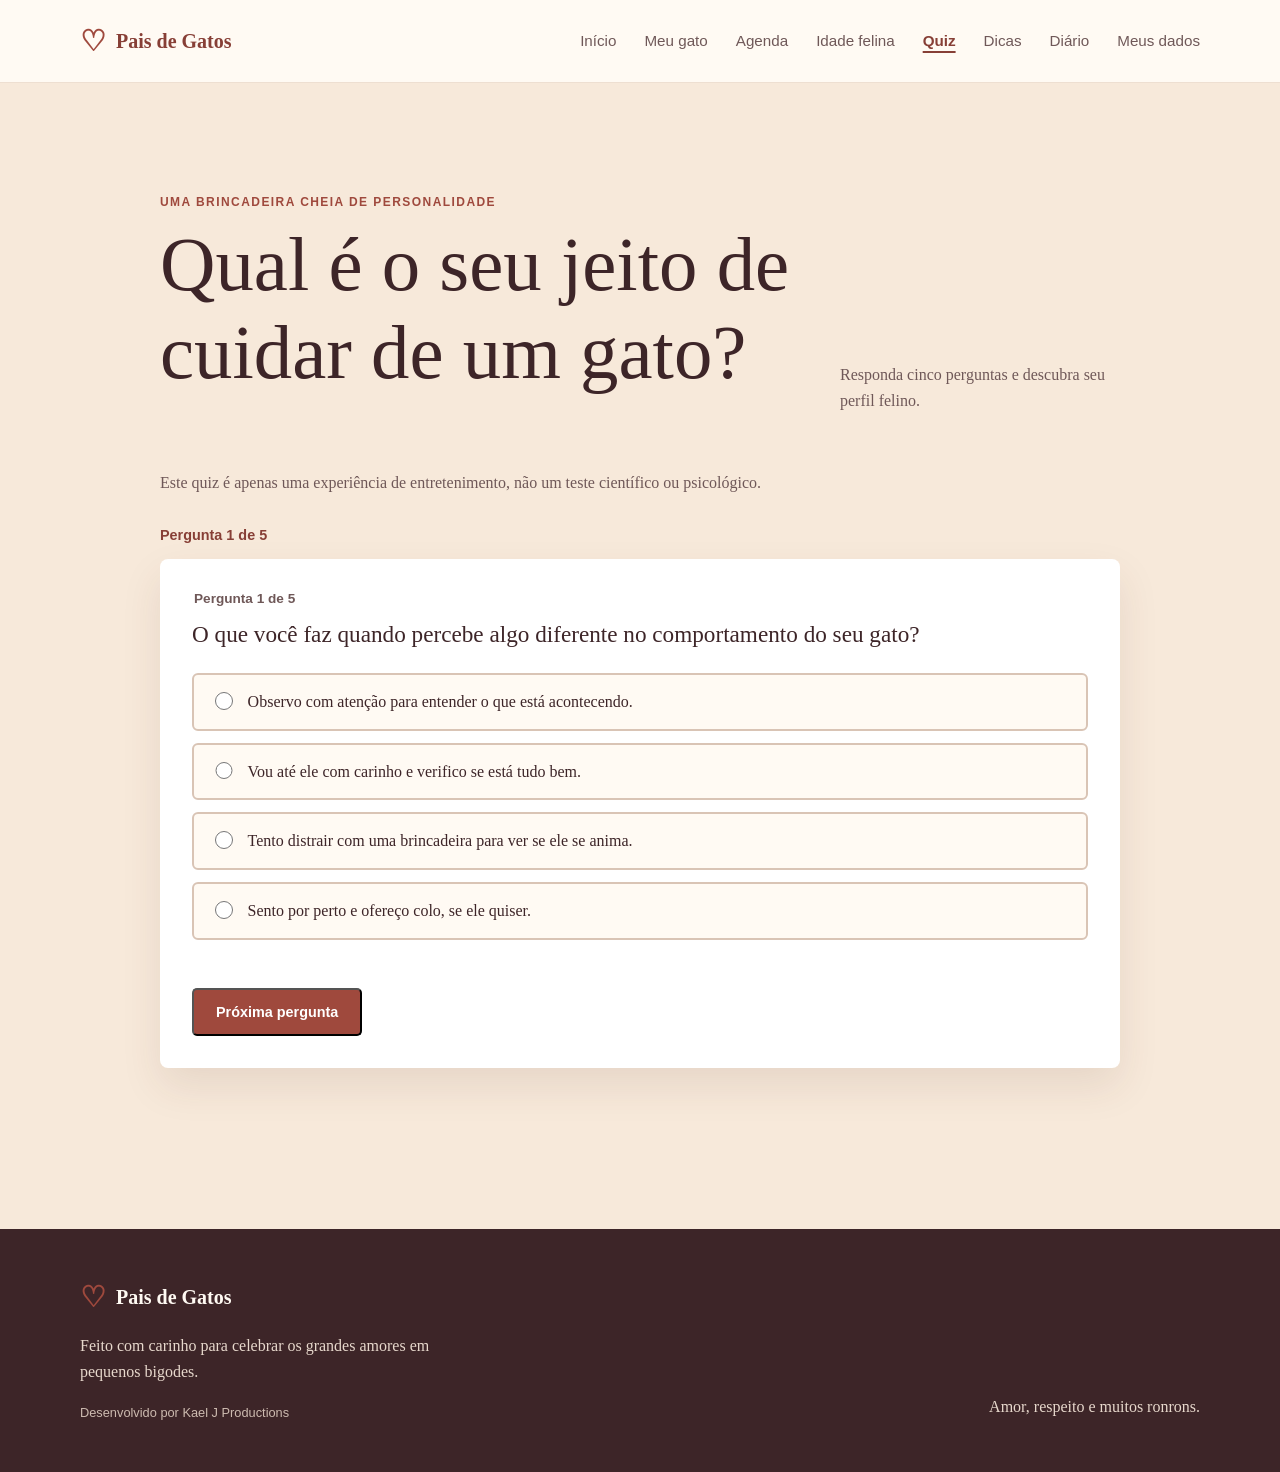
<file: quiz.html>
<!DOCTYPE html>
<html lang="pt-BR"><head><meta charset="UTF-8"><meta name="viewport" content="width=device-width, initial-scale=1.0"><meta name="description" content="Descubra seu jeito de cuidar de um gato em um quiz leve e acessível de entretenimento."><title>Quiz | Pais de Gatos</title><link rel="stylesheet" href="styles.css">
  <link rel="manifest" href="manifest.webmanifest"><link rel="icon" href="assets/icons/icon-192.png" type="image/png"></head><body><a class="link-pular" href="#conteudo">Pular para o conteúdo principal</a><header class="cabecalho"><div class="container cabecalho-conteudo"><a class="marca" href="index.html" aria-label="Pais de Gatos, voltar ao início"><span class="marca-icone" aria-hidden="true">♡</span><span>Pais de Gatos</span></a><nav class="navegacao-principal" aria-label="Navegação principal"><ul><li><a data-page="inicio" href="index.html">Início</a></li><li><a data-page="perfil" href="profile.html">Meu gato</a></li><li><a data-page="agenda" href="care-agenda.html">Agenda</a></li><li><a data-page="calculadora" href="cat-age-calculator.html">Idade felina</a></li><li><a data-page="quiz" href="quiz.html" aria-current="page">Quiz</a></li><li><a data-page="dicas" href="tips.html">Dicas</a></li><li><a data-page="diario" href="cat-journal.html">Diário</a></li><li><a data-page="dados" href="my-data.html">Meus dados</a></li></ul></nav></div></header><main id="conteudo"><section class="secao quiz" id="quiz" aria-labelledby="titulo-quiz">
        <div class="container quiz-conteudo">
          <div class="cabecalho-secao">
            <div>
              <p class="etiqueta">Uma brincadeira cheia de personalidade</p>
              <h1 id="titulo-quiz">Qual é o seu jeito de cuidar de um gato?</h1>
            </div>
            <p class="texto-secao">
              Responda cinco perguntas e descubra seu perfil felino.
            </p>
          </div>

          <p class="quiz-aviso-inicial">
            Este quiz é apenas uma experiência de entretenimento, não um teste científico ou psicológico.
          </p>

          <div class="progresso-quiz" id="progresso-quiz">Pergunta 1 de 5</div>

          <form id="formulario-quiz" class="formulario-quiz" novalidate>
            <fieldset id="pergunta-quiz" aria-labelledby="legenda-pergunta" aria-describedby="texto-pergunta erro-quiz">
              <legend id="legenda-pergunta">Pergunta 1 de 5</legend>
              <p id="texto-pergunta" class="texto-pergunta" tabindex="-1"></p>
              <div id="alternativas-quiz" class="alternativas-quiz"></div>
              <p class="mensagem-erro" id="erro-quiz"></p>
            </fieldset>

            <div class="acoes-quiz">
              <button class="botao-secundario-quiz" id="voltar-quiz" type="button" hidden>Voltar</button>
              <button class="botao" id="proxima-quiz" type="submit">Próxima pergunta</button>
            </div>
          </form>

          <p class="mensagem-status" id="mensagem-quiz" role="status" aria-live="polite"></p>
          <div class="resultado-quiz" id="resultado-quiz" hidden></div>
        </div>
</section>
</main><footer class="rodape" id="rodape"><div class="container rodape-conteudo"><div><p class="marca rodape-marca"><span class="marca-icone" aria-hidden="true">♡</span>Pais de Gatos</p><p>Feito com carinho para celebrar os grandes amores em pequenos bigodes.</p><p class="assinatura">Desenvolvido por Kael J Productions</p></div><p class="rodape-final">Amor, respeito e muitos ronrons.</p></div></footer><script src="scripts/quiz.js" defer></script>  <script src="scripts/pwa.js" defer></script>
</body></html>
</file>
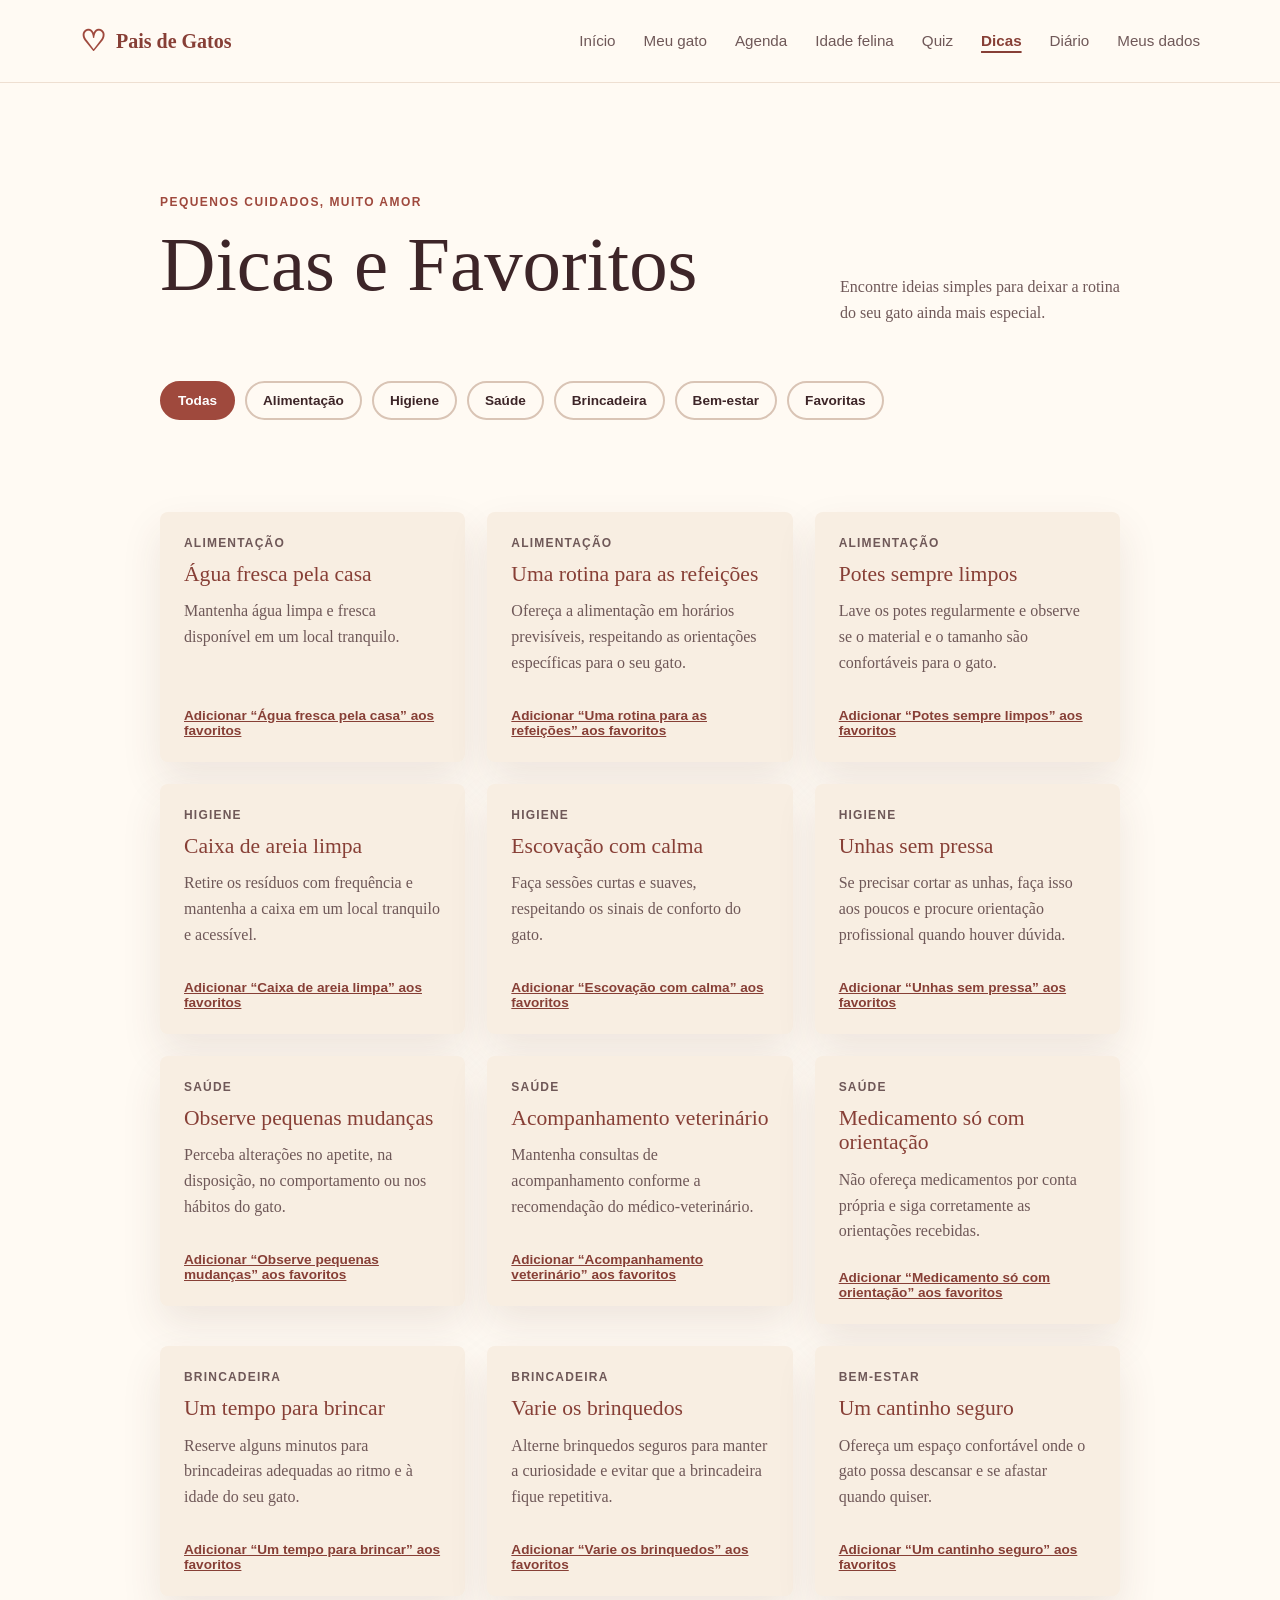
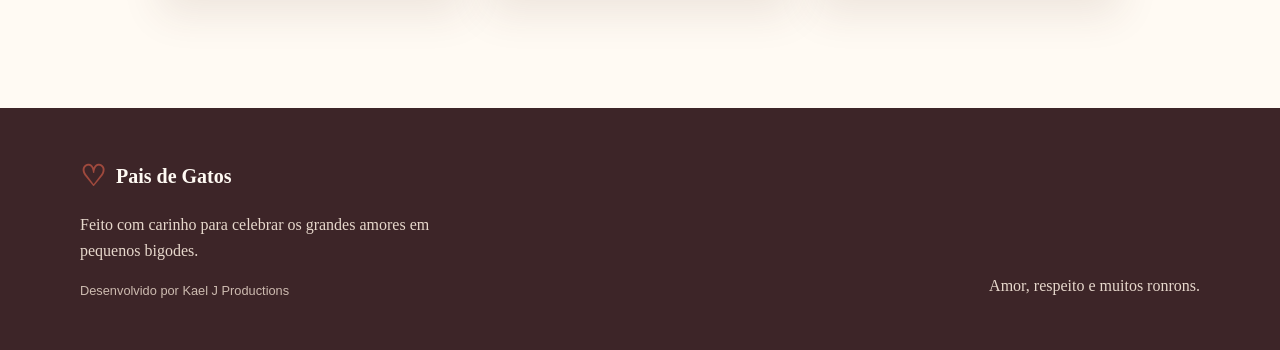
<file: tips.html>
<!DOCTYPE html>
<html lang="pt-BR"><head><meta charset="UTF-8"><meta name="viewport" content="width=device-width, initial-scale=1.0"><meta name="description" content="Encontre dicas simples para cuidar do seu gato e salve suas favoritas no navegador."><title>Dicas e Favoritos | Pais de Gatos</title><link rel="stylesheet" href="styles.css">
  <link rel="manifest" href="manifest.webmanifest"><link rel="icon" href="assets/icons/icon-192.png" type="image/png"></head><body><a class="link-pular" href="#conteudo">Pular para o conteúdo principal</a><header class="cabecalho"><div class="container cabecalho-conteudo"><a class="marca" href="index.html" aria-label="Pais de Gatos, voltar ao início"><span class="marca-icone" aria-hidden="true">♡</span><span>Pais de Gatos</span></a><nav class="navegacao-principal" aria-label="Navegação principal"><ul><li><a data-page="inicio" href="index.html">Início</a></li><li><a data-page="perfil" href="profile.html">Meu gato</a></li><li><a data-page="agenda" href="care-agenda.html">Agenda</a></li><li><a data-page="calculadora" href="cat-age-calculator.html">Idade felina</a></li><li><a data-page="quiz" href="quiz.html">Quiz</a></li><li><a data-page="dicas" href="tips.html" aria-current="page">Dicas</a></li><li><a data-page="diario" href="cat-journal.html">Diário</a></li><li><a data-page="dados" href="my-data.html">Meus dados</a></li></ul></nav></div></header><main id="conteudo"><section class="secao dicas" id="dicas" aria-labelledby="titulo-dicas">
        <div class="container dicas-conteudo">
          <div class="cabecalho-secao">
            <div>
              <p class="etiqueta">Pequenos cuidados, muito amor</p>
              <h1 id="titulo-dicas">Dicas e Favoritos</h1>
            </div>
            <p class="texto-secao">
              Encontre ideias simples para deixar a rotina do seu gato ainda mais especial.
            </p>
          </div>

          <div class="filtros-dicas" aria-label="Filtrar dicas">
            <button class="filtro-dica ativo" type="button" data-filtro-dica="todas" aria-pressed="true">Todas</button>
            <button class="filtro-dica" type="button" data-filtro-dica="alimentação" aria-pressed="false">Alimentação</button>
            <button class="filtro-dica" type="button" data-filtro-dica="higiene" aria-pressed="false">Higiene</button>
            <button class="filtro-dica" type="button" data-filtro-dica="saúde" aria-pressed="false">Saúde</button>
            <button class="filtro-dica" type="button" data-filtro-dica="brincadeira" aria-pressed="false">Brincadeira</button>
            <button class="filtro-dica" type="button" data-filtro-dica="bem-estar" aria-pressed="false">Bem-estar</button>
            <button class="filtro-dica" id="filtro-favoritas" type="button" data-filtro-dica="favoritas" aria-pressed="false">Favoritas</button>
          </div>

          <p class="mensagem-status" id="mensagem-dicas" role="status" aria-live="polite"></p>
          <p class="estado-vazio-dicas" id="estado-vazio-dicas"></p>
          <ul class="lista-dicas" id="lista-dicas" aria-label="Lista de dicas para pais de gatos"></ul>
        </div>
</section>
</main><footer class="rodape" id="rodape"><div class="container rodape-conteudo"><div><p class="marca rodape-marca"><span class="marca-icone" aria-hidden="true">♡</span>Pais de Gatos</p><p>Feito com carinho para celebrar os grandes amores em pequenos bigodes.</p><p class="assinatura">Desenvolvido por Kael J Productions</p></div><p class="rodape-final">Amor, respeito e muitos ronrons.</p></div></footer><script src="scripts/tips.js" defer></script>  <script src="scripts/pwa.js" defer></script>
</body></html>
</file>
<file: styles.css>
:root {
  --creme: #fffaf3;
  --creme-escuro: #f8eee2;
  --terracota: #9f493d;
  --terracota-escuro: #873f36;
  --vinho: #3d2528;
  --texto-suave: #6f5858;
  --dourado: #e6ad62;
  --branco: #fff;
  --sombra: 0 18px 40px rgba(92, 49, 44, 0.1);
}

* { box-sizing: border-box; }

[hidden] { display: none !important; }

html { scroll-behavior: smooth; }
body { margin: 0; background: var(--creme); color: var(--vinho); font-family: Georgia, "Times New Roman", serif; line-height: 1.6; }
a { color: inherit; }
a:focus-visible,
button:focus-visible,
input:focus-visible,
select:focus-visible,
textarea:focus-visible { outline: 3px solid var(--terracota-escuro); outline-offset: 4px; border-radius: 4px; }
.container { width: min(1120px, calc(100% - 48px)); margin: 0 auto; }
.link-pular { position: absolute; top: 12px; left: 12px; z-index: 10; padding: 8px 12px; color: var(--branco); background: var(--terracota-escuro); transform: translateY(-160%); }
.link-pular:focus { transform: translateY(0); }
.cabecalho { background: var(--creme); border-bottom: 1px solid #eedfd1; }
.cabecalho-conteudo, .navegacao-principal ul { display: flex; align-items: center; }
.cabecalho-conteudo { justify-content: space-between; min-height: 82px; gap: 24px; }
.marca { display: inline-flex; align-items: center; gap: 10px; color: var(--terracota-escuro); font-size: 1.25rem; font-weight: bold; text-decoration: none; }
.marca-icone { color: var(--terracota); font-size: 1.8rem; line-height: 1; }
.navegacao-principal ul { gap: 28px; margin: 0; padding: 0; list-style: none; }
.navegacao-principal a { color: var(--texto-suave); font: 0.95rem Arial, sans-serif; text-decoration: none; }
.navegacao-principal a[aria-current="page"] { color: var(--terracota-escuro); font-weight: bold; text-decoration: underline; text-decoration-thickness: 2px; text-underline-offset: 5px; }
.navegacao-principal a:hover, .cartao a:hover { color: var(--terracota); }
.hero { overflow: hidden; background: var(--creme-escuro); }
.hero-conteudo { display: grid; grid-template-columns: 1.1fr 0.9fr; align-items: center; min-height: 530px; gap: 56px; }
.etiqueta, .cartao-numero { margin: 0 0 12px; color: var(--terracota); font: bold 0.75rem Arial, sans-serif; letter-spacing: 0.12em; text-transform: uppercase; }
h1, h2, h3, p { margin-top: 0; }
h1, h2, h3 { line-height: 1.15; }
h1 { max-width: 650px; margin-bottom: 24px; font-size: clamp(2.8rem, 6vw, 5.2rem); font-weight: normal; }
h1 span { color: var(--terracota); }
.hero-descricao { max-width: 510px; margin-bottom: 32px; color: var(--texto-suave); font-size: 1.15rem; }
.botao { display: inline-block; padding: 14px 22px; border-radius: 5px; color: var(--branco); background: var(--terracota); font: bold 0.9rem Arial, sans-serif; text-decoration: none; }
.botao:hover { background: var(--terracota-escuro); }
.hero-imagem {
  display: block;
  width: 100%;
  max-height: 530px;
  border-radius: 18px 18px 42% 42%;
  object-fit: cover;
  object-position: center;
  box-shadow: var(--sombra);
}
.secao { padding: 112px 0; }
.sobre { background: var(--creme); }
.sobre-conteudo { display: grid; grid-template-columns: 100px 1fr; max-width: 960px; gap: 40px; }
.numero-secao { color: var(--dourado); font: bold 1.2rem Arial, sans-serif; }
h2 { max-width: 690px; margin-bottom: 22px; font-size: clamp(2rem, 4vw, 3.4rem); font-weight: normal; }
.sobre p:not(.etiqueta) { max-width: 650px; color: var(--texto-suave); font-size: 1.1rem; }

.imagem-editorial {
  display: block;
  width: min(100%, 760px);
  margin-top: 32px;
  border-radius: 12px;
  object-fit: cover;
  box-shadow: var(--sombra);
}
.temas { background: #f7e9da; }
.momentos-felinos { background: #f7e9da; }
.momentos-felinos-grade { display: grid; grid-template-columns: repeat(3, 1fr); gap: 22px; }
.momento-felino { overflow: hidden; border-radius: 8px; background: var(--creme); box-shadow: var(--sombra); }
.momento-felino img { display: block; width: 100%; height: 210px; object-fit: cover; }
.momento-felino h3 { margin: 24px 30px 10px; color: var(--terracota-escuro); font-size: 1.6rem; font-weight: normal; }
.momento-felino p { margin: 0 30px 28px; color: var(--texto-suave); }
.cabecalho-secao { display: flex; align-items: end; justify-content: space-between; gap: 32px; margin-bottom: 48px; }
.cabecalho-secao h2 { margin-bottom: 0; }
.texto-secao { max-width: 280px; margin-bottom: 8px; color: var(--texto-suave); }
.cartoes { display: grid; grid-template-columns: repeat(3, 1fr); gap: 22px; }
.cartao { min-height: 350px; padding: 0 0 30px; overflow: hidden; border-radius: 8px; box-shadow: var(--sombra); }
.imagem-cartao { display: block; width: 100%; height: 190px; object-fit: cover; }
.cartao > :not(.imagem-cartao) { margin-right: 30px; margin-left: 30px; }
.cartao > .cartao-icone { margin-top: 26px; }
.cartao-rotina { background: #fffaf3; }
.cartao-carinho { color: var(--branco); background: var(--terracota); }
.cartao-diversao { background: #f4c978; }
.cartao-icone { margin-bottom: 36px; font-size: 2.4rem; }
.cartao-numero { color: currentColor; opacity: 0.75; }
.cartao h3 { margin-bottom: 14px; font-size: 1.7rem; font-weight: normal; }
.cartao p:not(.cartao-numero) { min-height: 96px; color: inherit; opacity: 0.82; }
.cartao a { font: bold 0.85rem Arial, sans-serif; text-decoration: none; }
.rodape { color: var(--creme); background: var(--vinho); }
.rodape-conteudo { display: flex; align-items: end; justify-content: space-between; gap: 32px; padding: 52px 0; }
.rodape-marca { color: var(--creme); }
.rodape-conteudo p:not(.marca) { max-width: 360px; margin-bottom: 0; color: #e7d8cc; }
.rodape-final { text-align: right; }

@media (max-width: 760px) {
  .container { width: min(100% - 32px, 560px); }
  .cabecalho-conteudo { align-items: flex-start; flex-direction: column; padding: 20px 0; }
  .navegacao-principal ul { flex-wrap: wrap; gap: 12px 20px; }
  .hero-conteudo, .cartoes { grid-template-columns: 1fr; }
  .momentos-felinos-grade { grid-template-columns: 1fr; }
  .hero-conteudo { gap: 30px; padding: 70px 0; }
  .hero-imagem { max-height: 360px; border-radius: 14px 14px 28% 28%; }
  .secao { padding: 72px 0; }
  .sobre-conteudo { grid-template-columns: 1fr; gap: 16px; }
  .cabecalho-secao, .rodape-conteudo { align-items: flex-start; flex-direction: column; }
  .rodape-final { text-align: left; }
}

@media (prefers-reduced-motion: reduce) {
  html { scroll-behavior: auto; }
}

.perfil { background: var(--creme); }

.perfil-conteudo { max-width: 920px; }

.formulario-perfil {
  display: grid;
  grid-template-columns: repeat(2, 1fr);
  gap: 24px;
  padding: 32px;
  border: 1px solid #eedfd1;
  border-radius: 8px;
  background: var(--branco);
  box-shadow: var(--sombra);
}

.campo {
  display: flex;
  flex-direction: column;
  gap: 8px;
}

.campo label {
  color: var(--vinho);
  font-weight: bold;
}

.campo label span {
  color: var(--texto-suave);
  font-size: 0.9rem;
  font-weight: normal;
}

.campo input,
.campo select {
  width: 100%;
  min-height: 48px;
  padding: 10px 12px;
  border: 2px solid #d9c4b5;
  border-radius: 5px;
  color: var(--vinho);
  background: var(--creme);
  font: 1rem Arial, sans-serif;
}

.campo input:focus-visible,
.campo select:focus-visible {
  outline: 3px solid var(--terracota-escuro);
  outline-offset: 2px;
}

.campo input[aria-invalid="true"],
.campo select[aria-invalid="true"] {
  border-color: var(--terracota-escuro);
}

.mensagem-erro {
  min-height: 1.4em;
  margin: 0;
  color: var(--terracota-escuro);
  font: 0.9rem Arial, sans-serif;
}

.acoes-formulario {
  display: flex;
  align-items: center;
  align-self: end;
  flex-wrap: wrap;
  gap: 16px;
}

.botao-formulario { border: 0; cursor: pointer; }

.botao-cancelar {
  padding: 10px 0;
  border: 0;
  color: var(--terracota-escuro);
  background: transparent;
  font: bold 0.85rem Arial, sans-serif;
  text-decoration: underline;
  cursor: pointer;
}

.botao-cancelar:hover { color: var(--terracota); }

.botao-cancelar:focus-visible {
  outline: 3px solid var(--terracota-escuro);
  outline-offset: 3px;
}

.mensagem-status {
  min-height: 1.6em;
  margin: 24px 0 0;
  color: var(--terracota-escuro);
  font-weight: bold;
}

.resultado-perfil {
  margin-top: 24px;
}

.ficha-gato {
  max-width: 620px;
  padding: 28px;
  border-left: 6px solid var(--terracota);
  border-radius: 8px;
  background: var(--creme-escuro);
  box-shadow: var(--sombra);
}

.ficha-gato h3 {
  margin-bottom: 20px;
  color: var(--terracota-escuro);
  font-size: 1.8rem;
  font-weight: normal;
}

.ficha-gato dl { margin: 0; }

.ficha-gato dt {
  margin-top: 12px;
  color: var(--texto-suave);
  font: bold 0.8rem Arial, sans-serif;
  letter-spacing: 0.08em;
  text-transform: uppercase;
}

.ficha-gato dt:first-child { margin-top: 0; }
.ficha-gato dd { margin: 2px 0 0; font-size: 1.1rem; }

.acoes-ficha {
  display: flex;
  flex-wrap: wrap;
  align-items: center;
  gap: 16px;
  margin-top: 24px;
}

.botao-apagar {
  padding: 10px 16px;
  border: 2px solid var(--terracota-escuro);
  border-radius: 5px;
  color: var(--terracota-escuro);
  background: transparent;
  font: bold 0.85rem Arial, sans-serif;
  cursor: pointer;
}

.botao-apagar:hover { color: var(--branco); background: var(--terracota-escuro); }

.botao-apagar:focus-visible {
  outline: 3px solid var(--terracota-escuro);
  outline-offset: 3px;
}

@media (max-width: 760px) {
  .formulario-perfil { grid-template-columns: 1fr; padding: 24px; }
  .acoes-formulario { align-self: auto; }
}

.agenda { background: #f7e9da; }
.agenda-conteudo { max-width: 960px; }

.botao-nova-tarefa { margin-bottom: 24px; }

.formulario-tarefa {
  display: grid;
  grid-template-columns: 1.5fr 1fr 1fr;
  align-items: end;
  gap: 24px;
  padding: 32px;
  border-radius: 8px;
  background: var(--branco);
  box-shadow: var(--sombra);
}

.formulario-tarefa .acoes-formulario { grid-column: 1 / -1; }

.ajuda-campo {
  margin: -2px 0 0;
  color: var(--texto-suave);
  font: 0.9rem Arial, sans-serif;
}

.filtros-agenda {
  display: flex;
  flex-wrap: wrap;
  gap: 10px;
  margin: 32px 0 20px;
}

.filtro {
  padding: 10px 16px;
  border: 2px solid #d9c4b5;
  border-radius: 999px;
  color: var(--vinho);
  background: transparent;
  font: bold 0.85rem Arial, sans-serif;
  cursor: pointer;
}

.filtro:hover,
.filtro.ativo {
  border-color: var(--terracota);
  color: var(--branco);
  background: var(--terracota);
}

.filtro:focus-visible {
  outline: 3px solid var(--terracota-escuro);
  outline-offset: 3px;
}

.estado-vazio {
  min-height: 1.6em;
  margin: 0 0 16px;
  color: var(--texto-suave);
}

.lista-tarefas {
  display: grid;
  gap: 16px;
  margin: 0;
  padding: 0;
  list-style: none;
}

.tarefa {
  display: grid;
  grid-template-columns: 1fr auto;
  gap: 16px 24px;
  padding: 24px;
  border-left: 6px solid var(--terracota);
  border-radius: 8px;
  background: var(--creme);
  box-shadow: var(--sombra);
}

.tarefa.concluida { border-left-color: var(--dourado); }

.tarefa h3 {
  margin-bottom: 10px;
  color: var(--terracota-escuro);
  font-size: 1.35rem;
  font-weight: normal;
}

.tarefa-meta {
  display: flex;
  flex-wrap: wrap;
  gap: 8px 16px;
  margin: 0;
  color: var(--texto-suave);
  font: 0.9rem Arial, sans-serif;
}

.tarefa-status {
  display: inline-block;
  margin-top: 14px;
  color: var(--terracota-escuro);
  font: bold 0.8rem Arial, sans-serif;
  letter-spacing: 0.08em;
  text-transform: uppercase;
}

.tarefa.concluida .tarefa-status { color: #6f6a38; }
.tarefa.concluida h3 { text-decoration: line-through; }

.acoes-tarefa {
  display: flex;
  align-items: center;
  justify-content: flex-end;
  flex-wrap: wrap;
  gap: 10px;
}

.botao-tarefa {
  padding: 10px 14px;
  border: 2px solid var(--terracota-escuro);
  border-radius: 5px;
  color: var(--terracota-escuro);
  background: transparent;
  font: bold 0.8rem Arial, sans-serif;
  cursor: pointer;
}

.botao-tarefa:hover { color: var(--branco); background: var(--terracota-escuro); }

.botao-tarefa:focus-visible {
  outline: 3px solid var(--terracota-escuro);
  outline-offset: 3px;
}

.assinatura {
  margin-top: 20px;
  color: #cdbbb0 !important;
  font: 0.8rem Arial, sans-serif;
}

@media (max-width: 760px) {
  .formulario-tarefa { grid-template-columns: 1fr; padding: 24px; }
  .formulario-tarefa .acoes-formulario { grid-column: auto; }
  .tarefa { grid-template-columns: 1fr; }
  .acoes-tarefa { justify-content: flex-start; }
}

.calculadora { background: var(--creme); }
.calculadora-conteudo { max-width: 960px; }

.formulario-calculadora {
  display: grid;
  grid-template-columns: minmax(0, 1fr) auto;
  align-items: end;
  gap: 24px;
  padding: 32px;
  border-radius: 8px;
  background: var(--branco);
  box-shadow: var(--sombra);
}

.formulario-calculadora .botao { align-self: end; }

.grupo-idade {
  min-width: 0;
  margin: 0;
  padding: 0;
  border: 0;
}

.grupo-idade legend {
  margin-bottom: 8px;
  color: var(--vinho);
  font-weight: bold;
}

.controles-idade {
  display: grid;
  grid-template-columns: repeat(3, minmax(0, 1fr));
  gap: 16px;
}

.resultado-calculadora {
  max-width: 620px;
  margin-top: 24px;
  padding: 28px;
  border-left: 6px solid var(--terracota);
  border-radius: 8px;
  background: var(--creme-escuro);
  box-shadow: var(--sombra);
}

.resultado-calculadora h3 {
  margin-bottom: 16px;
  color: var(--terracota-escuro);
  font-size: 1.8rem;
  font-weight: normal;
}

.resultado-calculadora p { margin-bottom: 10px; }
.resultado-calculadora p:last-child { margin-bottom: 0; }

.aviso-calculadora {
  margin-top: 20px;
  color: var(--texto-suave);
  font: 0.9rem Arial, sans-serif;
}

@media (max-width: 760px) {
  .formulario-calculadora { grid-template-columns: 1fr; padding: 24px; }
  .formulario-calculadora .botao { justify-self: start; }
}

.quiz { background: #f7e9da; }
.quiz-conteudo { max-width: 960px; }
.quiz-aviso-inicial { max-width: 720px; color: var(--texto-suave); }

.progresso-quiz {
  margin: 32px 0 16px;
  color: var(--terracota-escuro);
  font: bold 0.9rem Arial, sans-serif;
}

.formulario-quiz {
  padding: 32px;
  border-radius: 8px;
  background: var(--branco);
  box-shadow: var(--sombra);
}

.formulario-quiz fieldset {
  min-width: 0;
  margin: 0;
  padding: 0;
  border: 0;
}

.formulario-quiz legend {
  color: var(--texto-suave);
  font: bold 0.85rem Arial, sans-serif;
}

.texto-pergunta {
  margin: 14px 0 24px;
  color: var(--vinho);
  font-size: 1.45rem;
  line-height: 1.25;
}

.texto-pergunta:focus-visible {
  outline: 3px solid var(--terracota-escuro);
  outline-offset: 6px;
  border-radius: 4px;
}

.alternativas-quiz {
  display: grid;
  gap: 12px;
}

.alternativa-quiz {
  display: flex;
  align-items: flex-start;
  gap: 12px;
  padding: 14px 16px;
  border: 2px solid #d9c4b5;
  border-radius: 6px;
  color: var(--vinho);
  background: var(--creme);
  cursor: pointer;
}

.alternativa-quiz:hover,
.alternativa-quiz:has(input:checked) {
  border-color: var(--terracota);
  background: #f8eee2;
}

.alternativa-quiz input {
  flex: 0 0 auto;
  width: 1.1rem;
  height: 1.1rem;
  margin-top: 3px;
  accent-color: var(--terracota);
}

.alternativa-quiz input:focus-visible {
  outline: 3px solid var(--terracota-escuro);
  outline-offset: 3px;
}

.acoes-quiz {
  display: flex;
  justify-content: space-between;
  gap: 16px;
  margin-top: 28px;
}

.botao-secundario-quiz {
  padding: 12px 20px;
  border: 2px solid var(--terracota-escuro);
  border-radius: 5px;
  color: var(--terracota-escuro);
  background: transparent;
  font: bold 0.9rem Arial, sans-serif;
  cursor: pointer;
}

.botao-secundario-quiz:hover { color: var(--branco); background: var(--terracota-escuro); }

.botao-secundario-quiz:focus-visible {
  outline: 3px solid var(--terracota-escuro);
  outline-offset: 3px;
}

.resultado-quiz {
  max-width: 700px;
  margin-top: 24px;
  padding: 32px;
  border-left: 6px solid var(--terracota);
  border-radius: 8px;
  background: var(--creme);
  box-shadow: var(--sombra);
}

.resultado-quiz h3 {
  margin-bottom: 16px;
  color: var(--terracota-escuro);
  font-size: 2rem;
  font-weight: normal;
}

.resultado-quiz p { margin-bottom: 12px; }
.resultado-quiz p:last-of-type { margin-bottom: 0; }
.resultado-quiz .aviso-quiz { margin-top: 24px; color: var(--texto-suave); font: 0.9rem Arial, sans-serif; }

.botao-refazer-quiz {
  margin-top: 24px;
  border: 0;
  color: var(--terracota-escuro);
  background: transparent;
  font: bold 0.9rem Arial, sans-serif;
  text-decoration: underline;
  cursor: pointer;
}

.botao-refazer-quiz:focus-visible {
  outline: 3px solid var(--terracota-escuro);
  outline-offset: 3px;
}

@media (max-width: 760px) {
  .formulario-quiz { padding: 24px; }
  .acoes-quiz { align-items: stretch; flex-direction: column-reverse; }
  .acoes-quiz button { align-self: flex-start; }
}

.dicas { background: var(--creme); }
.dicas-conteudo { max-width: 960px; }

.filtros-dicas {
  display: flex;
  flex-wrap: wrap;
  gap: 10px;
  margin: 32px 0 20px;
}

.filtro-dica {
  padding: 10px 16px;
  border: 2px solid #d9c4b5;
  border-radius: 999px;
  color: var(--vinho);
  background: transparent;
  font: bold 0.85rem Arial, sans-serif;
  cursor: pointer;
}

.filtro-dica:hover,
.filtro-dica.ativo {
  border-color: var(--terracota);
  color: var(--branco);
  background: var(--terracota);
}

.filtro-dica:focus-visible {
  outline: 3px solid var(--terracota-escuro);
  outline-offset: 3px;
}

.estado-vazio-dicas {
  min-height: 1.6em;
  margin: 0 0 16px;
  color: var(--texto-suave);
}

.lista-dicas {
  display: grid;
  grid-template-columns: repeat(3, 1fr);
  gap: 22px;
  margin: 0;
  padding: 0;
  list-style: none;
}

.dica-card {
  display: flex;
  min-height: 250px;
  flex-direction: column;
  padding: 24px;
  border-radius: 8px;
  background: var(--creme-escuro);
  box-shadow: var(--sombra);
}

.dica-card h3 {
  margin-bottom: 12px;
  color: var(--terracota-escuro);
  font-size: 1.35rem;
  font-weight: normal;
}

.dica-card p { color: var(--texto-suave); }

.dica-categoria {
  margin: 0 0 12px;
  color: var(--terracota);
  font: bold 0.75rem Arial, sans-serif;
  letter-spacing: 0.1em;
  text-transform: uppercase;
}

.botao-favorito {
  margin-top: auto;
  padding: 10px 0 0;
  border: 0;
  color: var(--terracota-escuro);
  background: transparent;
  font: bold 0.85rem Arial, sans-serif;
  text-align: left;
  text-decoration: underline;
  cursor: pointer;
}

.botao-favorito:hover { color: var(--terracota); }

.botao-favorito:focus-visible {
  outline: 3px solid var(--terracota-escuro);
  outline-offset: 4px;
}

@media (max-width: 900px) {
  .lista-dicas { grid-template-columns: repeat(2, 1fr); }
}

@media (max-width: 760px) {
  .lista-dicas { grid-template-columns: 1fr; }
}

.dados { background: var(--creme); }
.dados-conteudo { max-width: 960px; }
.aviso-dados { max-width: 760px; color: var(--texto-suave); font: 0.95rem Arial, sans-serif; }
.cartao-dados { max-width: 760px; margin-top: 24px; padding: 28px; border-left: 6px solid var(--terracota); border-radius: 8px; background: var(--creme-escuro); box-shadow: var(--sombra); }
.cartao-dados h2 { margin-bottom: 12px; font-size: 1.7rem; }
.cartao-dados p { color: var(--texto-suave); }
.cartao-dados .botao { border: 0; cursor: pointer; }
.entrada-arquivo-dados { display: block; width: 100%; max-width: 520px; padding: 10px; border: 2px solid #d9c4b5; border-radius: 5px; color: var(--vinho); background: var(--branco); font: 1rem Arial, sans-serif; }
.entrada-arquivo-dados:focus-visible { outline: 3px solid var(--terracota-escuro); outline-offset: 4px; }
.resumo-dados { margin: 24px 0; padding: 20px; border: 1px solid #d9c4b5; border-radius: 6px; background: var(--branco); }
.resumo-dados h3 { margin-bottom: 12px; font-size: 1.25rem; }
.resumo-dados ul { margin: 0 0 12px; padding-left: 24px; }
.resumo-dados p { margin: 0; font: 0.9rem Arial, sans-serif; }

.diario { background: var(--creme); }
.diario-conteudo { max-width: 960px; }
.aviso-diario { max-width: 760px; color: var(--texto-suave); font: 0.9rem Arial, sans-serif; }
.botao-novo-registro { margin-bottom: 24px; border: 0; cursor: pointer; }
.formulario-diario { display: grid; grid-template-columns: repeat(2, minmax(0, 1fr)); align-items: end; gap: 24px; padding: 32px; border-radius: 8px; background: var(--branco); box-shadow: var(--sombra); }
.campo-observacao-diario, .formulario-diario .acoes-formulario { grid-column: 1 / -1; }
.campo textarea { width: 100%; padding: 10px 12px; border: 2px solid #d9c4b5; border-radius: 5px; color: var(--vinho); background: var(--creme); font: 1rem Arial, sans-serif; resize: vertical; }
.campo textarea:focus-visible { outline: 3px solid var(--terracota-escuro); outline-offset: 2px; }
.campo textarea[aria-invalid="true"] { border-color: var(--terracota-escuro); }
.filtros-diario { display: grid; grid-template-columns: minmax(180px, 0.8fr) minmax(220px, 1.2fr) auto; align-items: end; gap: 20px; margin: 32px 0 20px; }
.filtros-diario .botao-cancelar { margin-bottom: 10px; }
.lista-registros-diario { display: grid; gap: 16px; margin: 0; padding: 0; list-style: none; counter-reset: registros; }
.registro-diario { padding: 24px; border-left: 6px solid var(--terracota); border-radius: 8px; background: var(--creme-escuro); box-shadow: var(--sombra); }
.registro-diario:focus-visible { outline: 3px solid var(--terracota-escuro); outline-offset: 4px; }
.registro-diario h2 { margin-bottom: 18px; color: var(--terracota-escuro); font-size: 1.5rem; font-weight: normal; }
.registro-diario dl { display: grid; grid-template-columns: minmax(130px, 0.35fr) 1fr; margin: 0; font-family: Arial, sans-serif; }
.registro-diario dt { margin-top: 10px; color: var(--texto-suave); font-size: 0.8rem; font-weight: bold; letter-spacing: 0.06em; text-transform: uppercase; }
.registro-diario dt:first-child { margin-top: 0; }
.registro-diario dd { margin: 10px 0 0; }
.registro-diario dd:nth-of-type(1) { margin-top: 0; }
.acoes-registro-diario { display: flex; flex-wrap: wrap; gap: 10px; margin-top: 24px; }

@media (max-width: 760px) {
  .formulario-diario, .filtros-diario { grid-template-columns: 1fr; padding: 24px; }
  .campo-observacao-diario, .formulario-diario .acoes-formulario { grid-column: auto; }
  .filtros-diario { padding: 0; }
  .filtros-diario .botao-cancelar { justify-self: start; margin-bottom: 0; }
  .registro-diario dl { grid-template-columns: 1fr; }
  .registro-diario dt:not(:first-child) { margin-top: 16px; }
}
</file>
